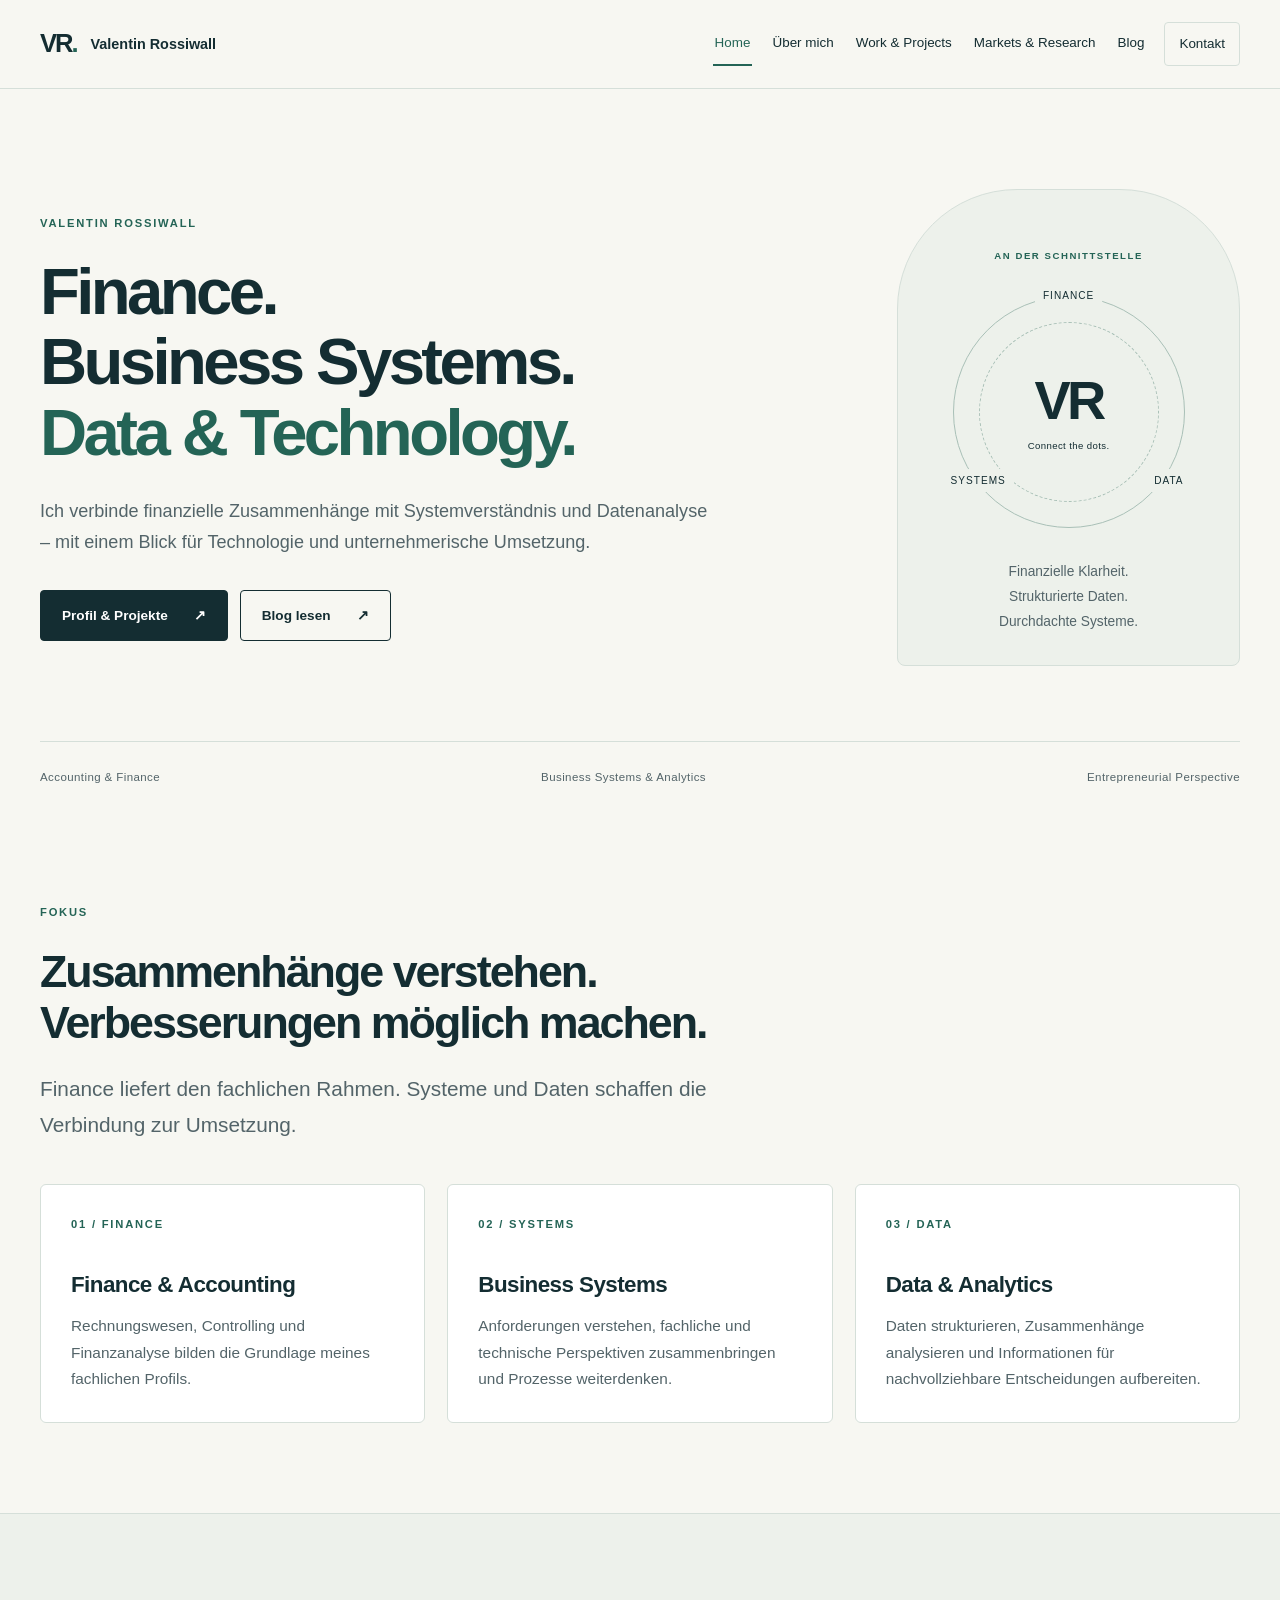
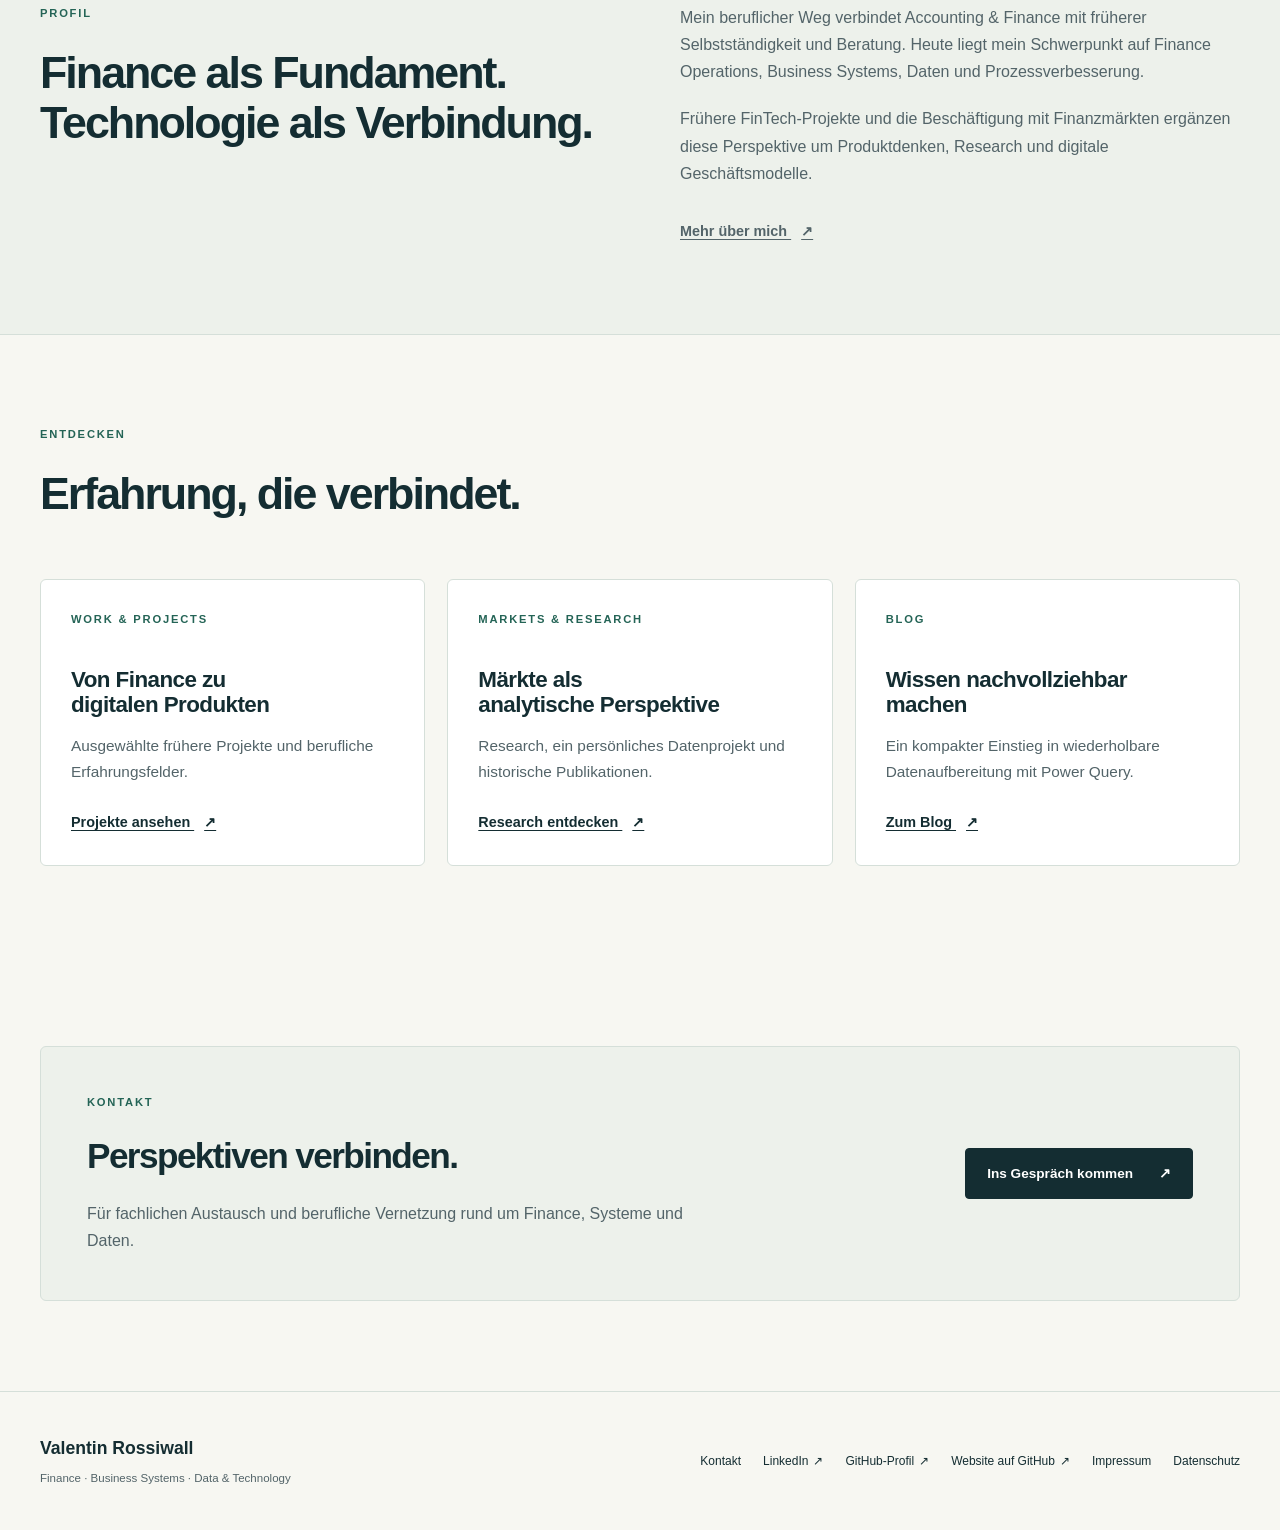
<file: index.html>
<!doctype html>
<html lang="de">
<head>
  <meta charset="utf-8">
  <meta name="viewport" content="width=device-width, initial-scale=1">
  <title>Valentin Rossiwall | Finance · Business Systems · Data &amp; Technology</title>
  <meta name="description" content="Valentin Rossiwall verbindet Finance, Business Systems, Daten und Technologie. Profil, ausgewählte Projekte und Blog zu Finance, FinTech und Analytics.">
  <meta name="robots" content="index,follow">
  <link rel="canonical" href="https://valentinrossiwall.com/">
  <meta property="og:title" content="Valentin Rossiwall | Finance · Business Systems · Data &amp; Technology">
  <meta property="og:description" content="Valentin Rossiwall verbindet Finance, Business Systems, Daten und Technologie. Profil, ausgewählte Projekte und Blog zu Finance, FinTech und Analytics.">
  <meta property="og:type" content="website">
  <meta property="og:url" content="https://valentinrossiwall.com/">
  <meta property="og:site_name" content="Valentin Rossiwall">
  <meta property="og:locale" content="de_AT">
  <meta name="twitter:card" content="summary">
  <meta name="twitter:title" content="Valentin Rossiwall | Finance · Business Systems · Data &amp; Technology">
  <meta name="twitter:description" content="Valentin Rossiwall verbindet Finance, Business Systems, Daten und Technologie. Profil, ausgewählte Projekte und Blog zu Finance, FinTech und Analytics.">
  <meta name="theme-color" content="#142d32">
  <link rel="icon" href="assets/favicon.svg" type="image/svg+xml">
  <link rel="stylesheet" href="assets/style.css">
  <script src="assets/site.js" defer></script>
  <script type="application/ld+json">{"@context": "https://schema.org", "@graph": [{"@type": "Person", "@id": "https://valentinrossiwall.com/#person", "name": "Valentin Rossiwall", "honorificSuffix": "BSc.", "url": "https://valentinrossiwall.com/", "sameAs": ["https://www.linkedin.com/in/valentinrossiwall", "https://github.com/valentinrossiwall-development"], "knowsAbout": ["Finance", "Accounting", "Business Systems", "Data Analysis", "Technology", "Financial Markets", "Entrepreneurship", "FinTech"]}, {"@type": "WebSite", "@id": "https://valentinrossiwall.com/#website", "url": "https://valentinrossiwall.com/", "name": "Valentin Rossiwall", "inLanguage": "de"}, {"@type": "WebPage", "@id": "https://valentinrossiwall.com/#page", "url": "https://valentinrossiwall.com/", "name": "Valentin Rossiwall | Finance · Business Systems · Data & Technology", "description": "Valentin Rossiwall verbindet Finance, Business Systems, Daten und Technologie. Profil, ausgewählte Projekte und Blog zu Finance, FinTech und Analytics.", "inLanguage": "de", "isPartOf": {"@id": "https://valentinrossiwall.com/#website"}, "about": {"@id": "https://valentinrossiwall.com/#person"}}]}</script>
</head>
<body>
<a class="skip-link" href="#main">Zum Inhalt springen</a>
<header class="site-header"><div class="wrap navin">
  <a class="brand" href="index.html"><span class="mark" aria-hidden="true">VR<span>.</span></span><span>Valentin Rossiwall</span></a>
  <button class="menu-toggle" aria-expanded="false" aria-controls="main-nav" hidden>Menü <span class="menu-icon" aria-hidden="true">+</span></button>
  <nav id="main-nav" class="links" aria-label="Hauptnavigation"><a href="index.html" aria-current="page">Home</a>
<a href="about.html">Über mich</a>
<a href="erfahrung.html">Work & Projects</a>
<a href="markets.html">Markets & Research</a>
<a href="insights.html">Blog</a>
<a href="kontakt.html">Kontakt</a></nav>
</div></header>
<main id="main"><section class="hero"><div class="wrap hero-grid"><div><p class="eyebrow">Valentin Rossiwall</p><h1>Finance.<br>Business Systems.<br><span>Data &amp; Technology.</span></h1><p class="lede">Ich verbinde finanzielle Zusammenhänge mit Systemverständnis und Datenanalyse – mit einem Blick für Technologie und unternehmerische Umsetzung.</p><div class="cta"><a class="btn primary" href="erfahrung.html">Profil & Projekte <span aria-hidden="true">↗</span></a><a class="btn secondary" href="insights.html">Blog lesen <span aria-hidden="true">↗</span></a></div></div><aside class="perspective" aria-label="Meine Perspektive"><p class="eyebrow">An der Schnittstelle</p><div class="orbit"><span>Finance</span><span>Systems</span><span>Data</span><strong>VR<span>Connect the dots.</span></strong></div><p>Finanzielle Klarheit.<br>Strukturierte Daten.<br>Durchdachte Systeme.</p></aside></div><div class="wrap hero-bottom"><span>Accounting & Finance</span><span>Business Systems & Analytics</span><span>Entrepreneurial Perspective</span></div></section><section class="section"><div class="wrap"><div class="section-intro"><p class="eyebrow">Fokus</p><h2>Zusammenhänge verstehen.<br>Verbesserungen möglich machen.</h2><p class="lede">Finance liefert den fachlichen Rahmen. Systeme und Daten schaffen die Verbindung zur Umsetzung.</p></div><div class="grid3"><article class="card"><p class="eyebrow">01 / Finance</p><h3>Finance & Accounting</h3><p>Rechnungswesen, Controlling und Finanzanalyse bilden die Grundlage meines fachlichen Profils.</p></article><article class="card"><p class="eyebrow">02 / Systems</p><h3>Business Systems</h3><p>Anforderungen verstehen, fachliche und technische Perspektiven zusammenbringen und Prozesse weiterdenken.</p></article><article class="card"><p class="eyebrow">03 / Data</p><h3>Data & Analytics</h3><p>Daten strukturieren, Zusammenhänge analysieren und Informationen für nachvollziehbare Entscheidungen aufbereiten.</p></article></div></div></section><section class="section tinted"><div class="wrap"><div class="split"><div><p class="eyebrow">Profil</p><h2>Finance als Fundament.<br>Technologie als Verbindung.</h2></div><div class="prose"><p>Mein beruflicher Weg verbindet Accounting & Finance mit früherer Selbstständigkeit und Beratung. Heute liegt mein Schwerpunkt auf Finance Operations, Business Systems, Daten und Prozessverbesserung.</p><p>Frühere FinTech-Projekte und die Beschäftigung mit Finanzmärkten ergänzen diese Perspektive um Produktdenken, Research und digitale Geschäftsmodelle.</p><a class="text-link" href="about.html">Mehr über mich <span aria-hidden="true">↗</span></a></div></div></div></section><section class="section"><div class="wrap"><div class="section-heading"><div><p class="eyebrow">Entdecken</p><h2>Erfahrung, die verbindet.</h2></div></div><div class="grid3"><article class="card"><p class="eyebrow">Work & Projects</p><h3>Von Finance zu digitalen Produkten</h3><p>Ausgewählte frühere Projekte und berufliche Erfahrungsfelder.<br><a class="text-link" href="erfahrung.html">Projekte ansehen <span aria-hidden="true">↗</span></a></p></article><article class="card"><p class="eyebrow">Markets & Research</p><h3>Märkte als analytische Perspektive</h3><p>Research, ein persönliches Datenprojekt und historische Publikationen.<br><a class="text-link" href="markets.html">Research entdecken <span aria-hidden="true">↗</span></a></p></article><article class="card"><p class="eyebrow">Blog</p><h3>Wissen nachvollziehbar machen</h3><p>Ein kompakter Einstieg in wiederholbare Datenaufbereitung mit Power Query.<br><a class="text-link" href="insights.html">Zum Blog <span aria-hidden="true">↗</span></a></p></article></div></div></section><section class="section"><div class="wrap"><div class="contact-band"><div><p class="eyebrow">Kontakt</p><h2>Perspektiven verbinden.</h2><p>Für fachlichen Austausch und berufliche Vernetzung rund um Finance, Systeme und Daten.</p></div><a class="btn primary" href="kontakt.html">Ins Gespräch kommen <span aria-hidden="true">↗</span></a></div></div></section></main>
<footer class="footer"><div class="wrap footerin"><div><a class="footer-brand" href="index.html">Valentin Rossiwall</a><p>Finance · Business Systems · Data & Technology</p></div><nav class="footerlinks" aria-label="Weitere Links"><a href="kontakt.html">Kontakt</a><a href="https://www.linkedin.com/in/valentinrossiwall">LinkedIn <span aria-hidden="true">↗</span></a><a href="https://github.com/valentinrossiwall-development">GitHub-Profil <span aria-hidden="true">↗</span></a><a href="https://github.com/valentinrossiwall-development/valentinrossiwall.com">Website auf GitHub <span aria-hidden="true">↗</span></a><a href="impressum.html">Impressum</a><a href="datenschutz.html">Datenschutz</a></nav></div></footer>
</body>
</html>
</file>
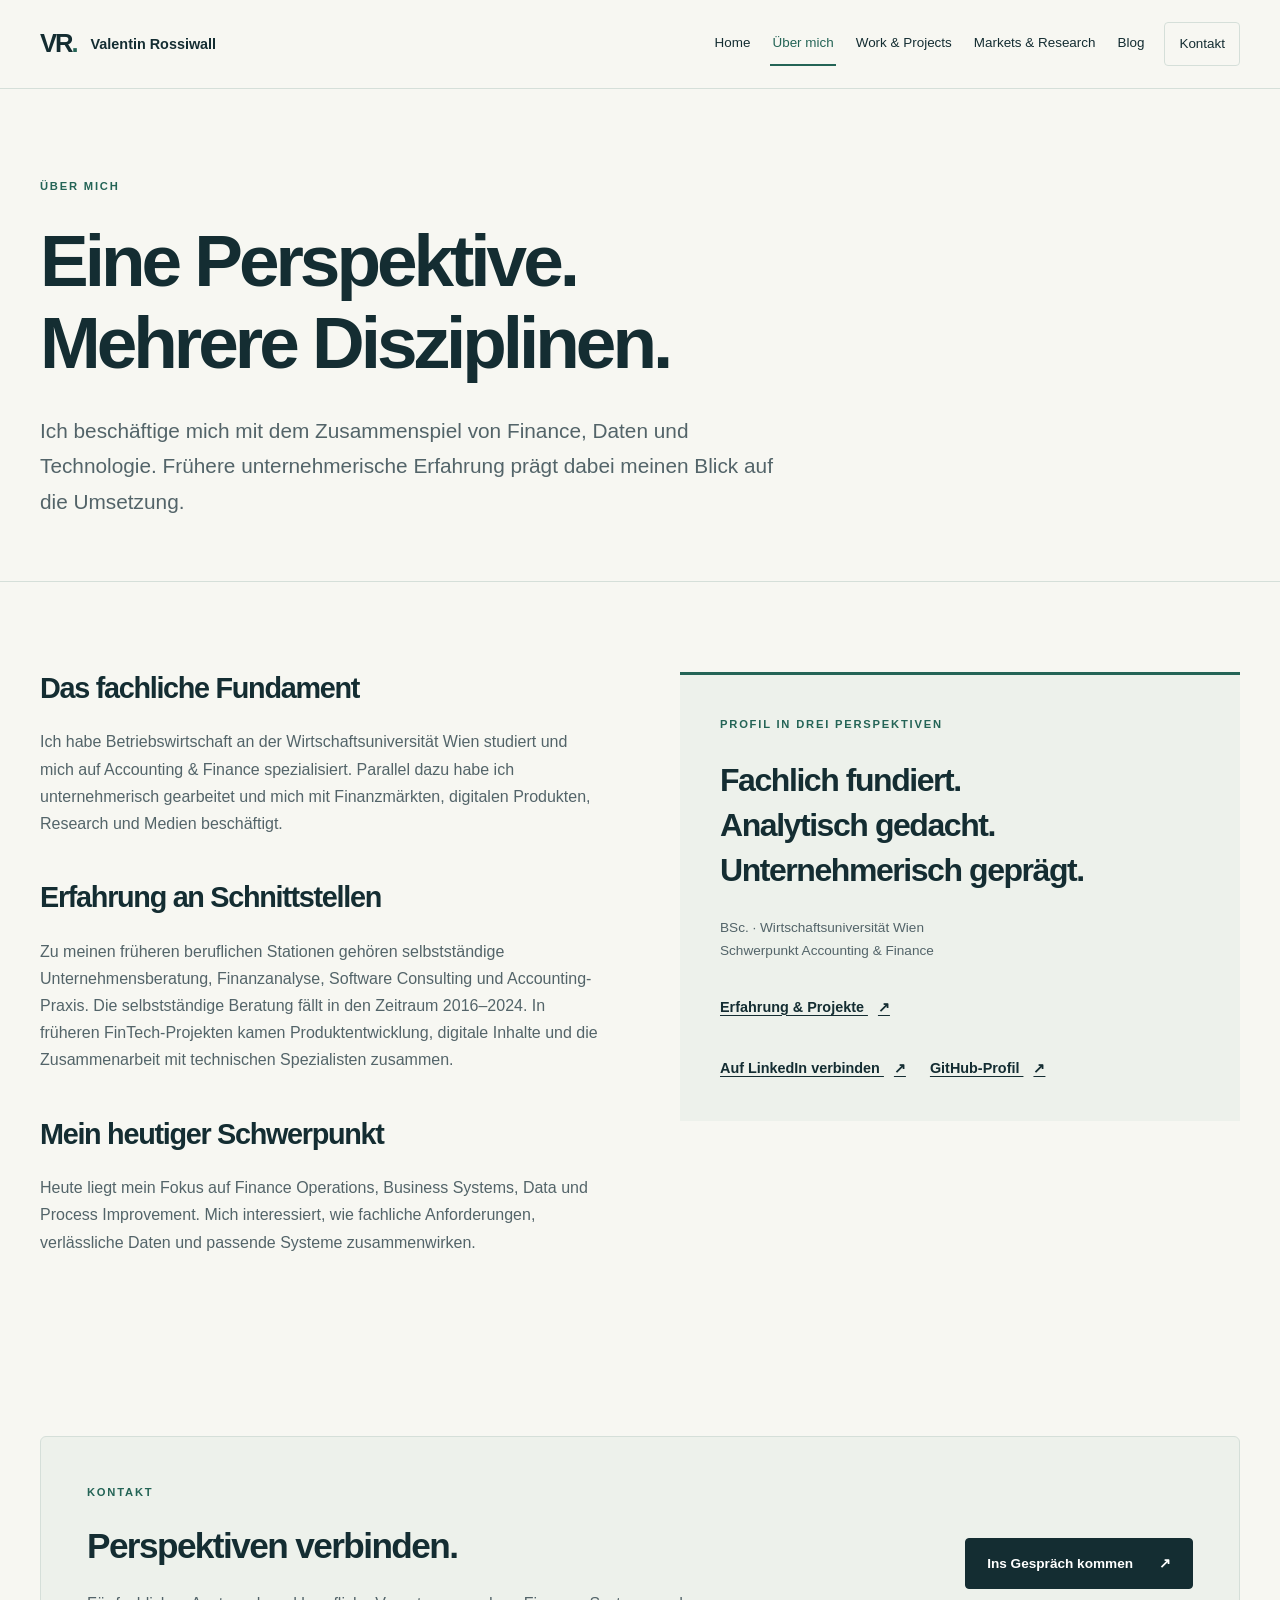
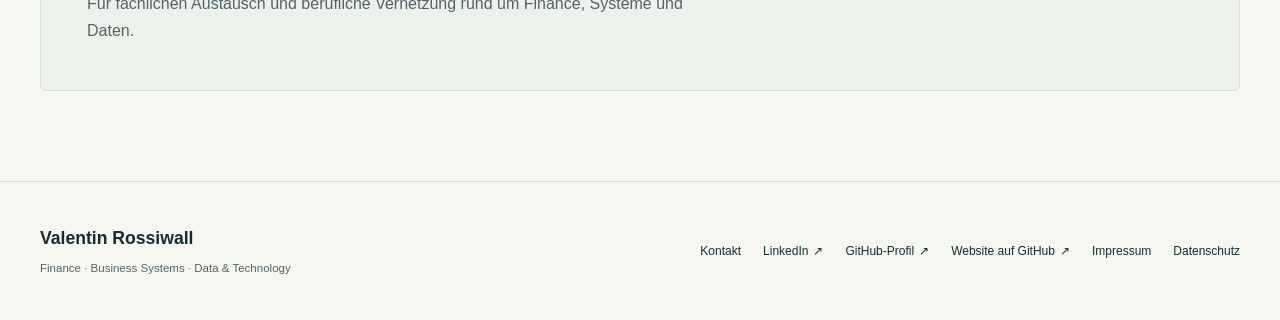
<file: about.html>
<!doctype html>
<html lang="de">
<head>
  <meta charset="utf-8">
  <meta name="viewport" content="width=device-width, initial-scale=1">
  <title>Über mich | Valentin Rossiwall</title>
  <meta name="description" content="Das Profil von Valentin Rossiwall: Accounting &amp; Finance als Fundament, ergänzt um Business Systems, Analytics, Technologie und unternehmerische Erfahrung.">
  <meta name="robots" content="index,follow">
  <link rel="canonical" href="https://valentinrossiwall.com/about.html">
  <meta property="og:title" content="Über mich | Valentin Rossiwall">
  <meta property="og:description" content="Das Profil von Valentin Rossiwall: Accounting &amp; Finance als Fundament, ergänzt um Business Systems, Analytics, Technologie und unternehmerische Erfahrung.">
  <meta property="og:type" content="website">
  <meta property="og:url" content="https://valentinrossiwall.com/about.html">
  <meta property="og:site_name" content="Valentin Rossiwall">
  <meta property="og:locale" content="de_AT">
  <meta name="twitter:card" content="summary">
  <meta name="twitter:title" content="Über mich | Valentin Rossiwall">
  <meta name="twitter:description" content="Das Profil von Valentin Rossiwall: Accounting &amp; Finance als Fundament, ergänzt um Business Systems, Analytics, Technologie und unternehmerische Erfahrung.">
  <meta name="theme-color" content="#142d32">
  <link rel="icon" href="assets/favicon.svg" type="image/svg+xml">
  <link rel="stylesheet" href="assets/style.css">
  <script src="assets/site.js" defer></script>
  <script type="application/ld+json">{"@context": "https://schema.org", "@graph": [{"@type": "Person", "@id": "https://valentinrossiwall.com/#person", "name": "Valentin Rossiwall", "honorificSuffix": "BSc.", "url": "https://valentinrossiwall.com/", "sameAs": ["https://www.linkedin.com/in/valentinrossiwall", "https://github.com/valentinrossiwall-development"], "knowsAbout": ["Finance", "Accounting", "Business Systems", "Data Analysis", "Technology", "Financial Markets", "Entrepreneurship", "FinTech"]}, {"@type": "WebSite", "@id": "https://valentinrossiwall.com/#website", "url": "https://valentinrossiwall.com/", "name": "Valentin Rossiwall", "inLanguage": "de"}, {"@type": "WebPage", "@id": "https://valentinrossiwall.com/about.html#page", "url": "https://valentinrossiwall.com/about.html", "name": "Über mich | Valentin Rossiwall", "description": "Das Profil von Valentin Rossiwall: Accounting & Finance als Fundament, ergänzt um Business Systems, Analytics, Technologie und unternehmerische Erfahrung.", "inLanguage": "de", "isPartOf": {"@id": "https://valentinrossiwall.com/#website"}, "about": {"@id": "https://valentinrossiwall.com/#person"}}]}</script>
</head>
<body>
<a class="skip-link" href="#main">Zum Inhalt springen</a>
<header class="site-header"><div class="wrap navin">
  <a class="brand" href="index.html"><span class="mark" aria-hidden="true">VR<span>.</span></span><span>Valentin Rossiwall</span></a>
  <button class="menu-toggle" aria-expanded="false" aria-controls="main-nav" hidden>Menü <span class="menu-icon" aria-hidden="true">+</span></button>
  <nav id="main-nav" class="links" aria-label="Hauptnavigation"><a href="index.html">Home</a>
<a href="about.html" aria-current="page">Über mich</a>
<a href="erfahrung.html">Work & Projects</a>
<a href="markets.html">Markets & Research</a>
<a href="insights.html">Blog</a>
<a href="kontakt.html">Kontakt</a></nav>
</div></header>
<main id="main"><section class="pagehead"><div class="wrap"><p class="eyebrow">Über mich</p><h1>Eine Perspektive.<br>Mehrere Disziplinen.</h1><p class="lede">Ich beschäftige mich mit dem Zusammenspiel von Finance, Daten und Technologie. Frühere unternehmerische Erfahrung prägt dabei meinen Blick auf die Umsetzung.</p></div></section><section class="section"><div class="wrap"><div class="split"><div class="prose"><h2>Das fachliche Fundament</h2><p>Ich habe Betriebswirtschaft an der Wirtschaftsuniversität Wien studiert und mich auf Accounting & Finance spezialisiert. Parallel dazu habe ich unternehmerisch gearbeitet und mich mit Finanzmärkten, digitalen Produkten, Research und Medien beschäftigt.</p><h2>Erfahrung an Schnittstellen</h2><p>Zu meinen früheren beruflichen Stationen gehören selbstständige Unternehmensberatung, Finanzanalyse, Software Consulting und Accounting-Praxis. Die selbstständige Beratung fällt in den Zeitraum 2016–2024. In früheren FinTech-Projekten kamen Produktentwicklung, digitale Inhalte und die Zusammenarbeit mit technischen Spezialisten zusammen.</p><h2>Mein heutiger Schwerpunkt</h2><p>Heute liegt mein Fokus auf Finance Operations, Business Systems, Data und Process Improvement. Mich interessiert, wie fachliche Anforderungen, verlässliche Daten und passende Systeme zusammenwirken.</p></div><aside class="profile-note"><p class="eyebrow">Profil in drei Perspektiven</p><h2>Fachlich fundiert.<br>Analytisch gedacht.<br>Unternehmerisch geprägt.</h2><p>BSc. · Wirtschaftsuniversität Wien<br>Schwerpunkt Accounting & Finance</p><a class="text-link" href="erfahrung.html">Erfahrung & Projekte <span aria-hidden="true">↗</span></a><div class="profile-links"><a class="text-link" href="https://www.linkedin.com/in/valentinrossiwall">Auf LinkedIn verbinden <span aria-hidden="true">↗</span></a><a class="text-link" href="https://github.com/valentinrossiwall-development">GitHub-Profil <span aria-hidden="true">↗</span></a></div></aside></div></div></section><section class="section"><div class="wrap"><div class="contact-band"><div><p class="eyebrow">Kontakt</p><h2>Perspektiven verbinden.</h2><p>Für fachlichen Austausch und berufliche Vernetzung rund um Finance, Systeme und Daten.</p></div><a class="btn primary" href="kontakt.html">Ins Gespräch kommen <span aria-hidden="true">↗</span></a></div></div></section></main>
<footer class="footer"><div class="wrap footerin"><div><a class="footer-brand" href="index.html">Valentin Rossiwall</a><p>Finance · Business Systems · Data & Technology</p></div><nav class="footerlinks" aria-label="Weitere Links"><a href="kontakt.html">Kontakt</a><a href="https://www.linkedin.com/in/valentinrossiwall">LinkedIn <span aria-hidden="true">↗</span></a><a href="https://github.com/valentinrossiwall-development">GitHub-Profil <span aria-hidden="true">↗</span></a><a href="https://github.com/valentinrossiwall-development/valentinrossiwall.com">Website auf GitHub <span aria-hidden="true">↗</span></a><a href="impressum.html">Impressum</a><a href="datenschutz.html">Datenschutz</a></nav></div></footer>
</body>
</html>
</file>
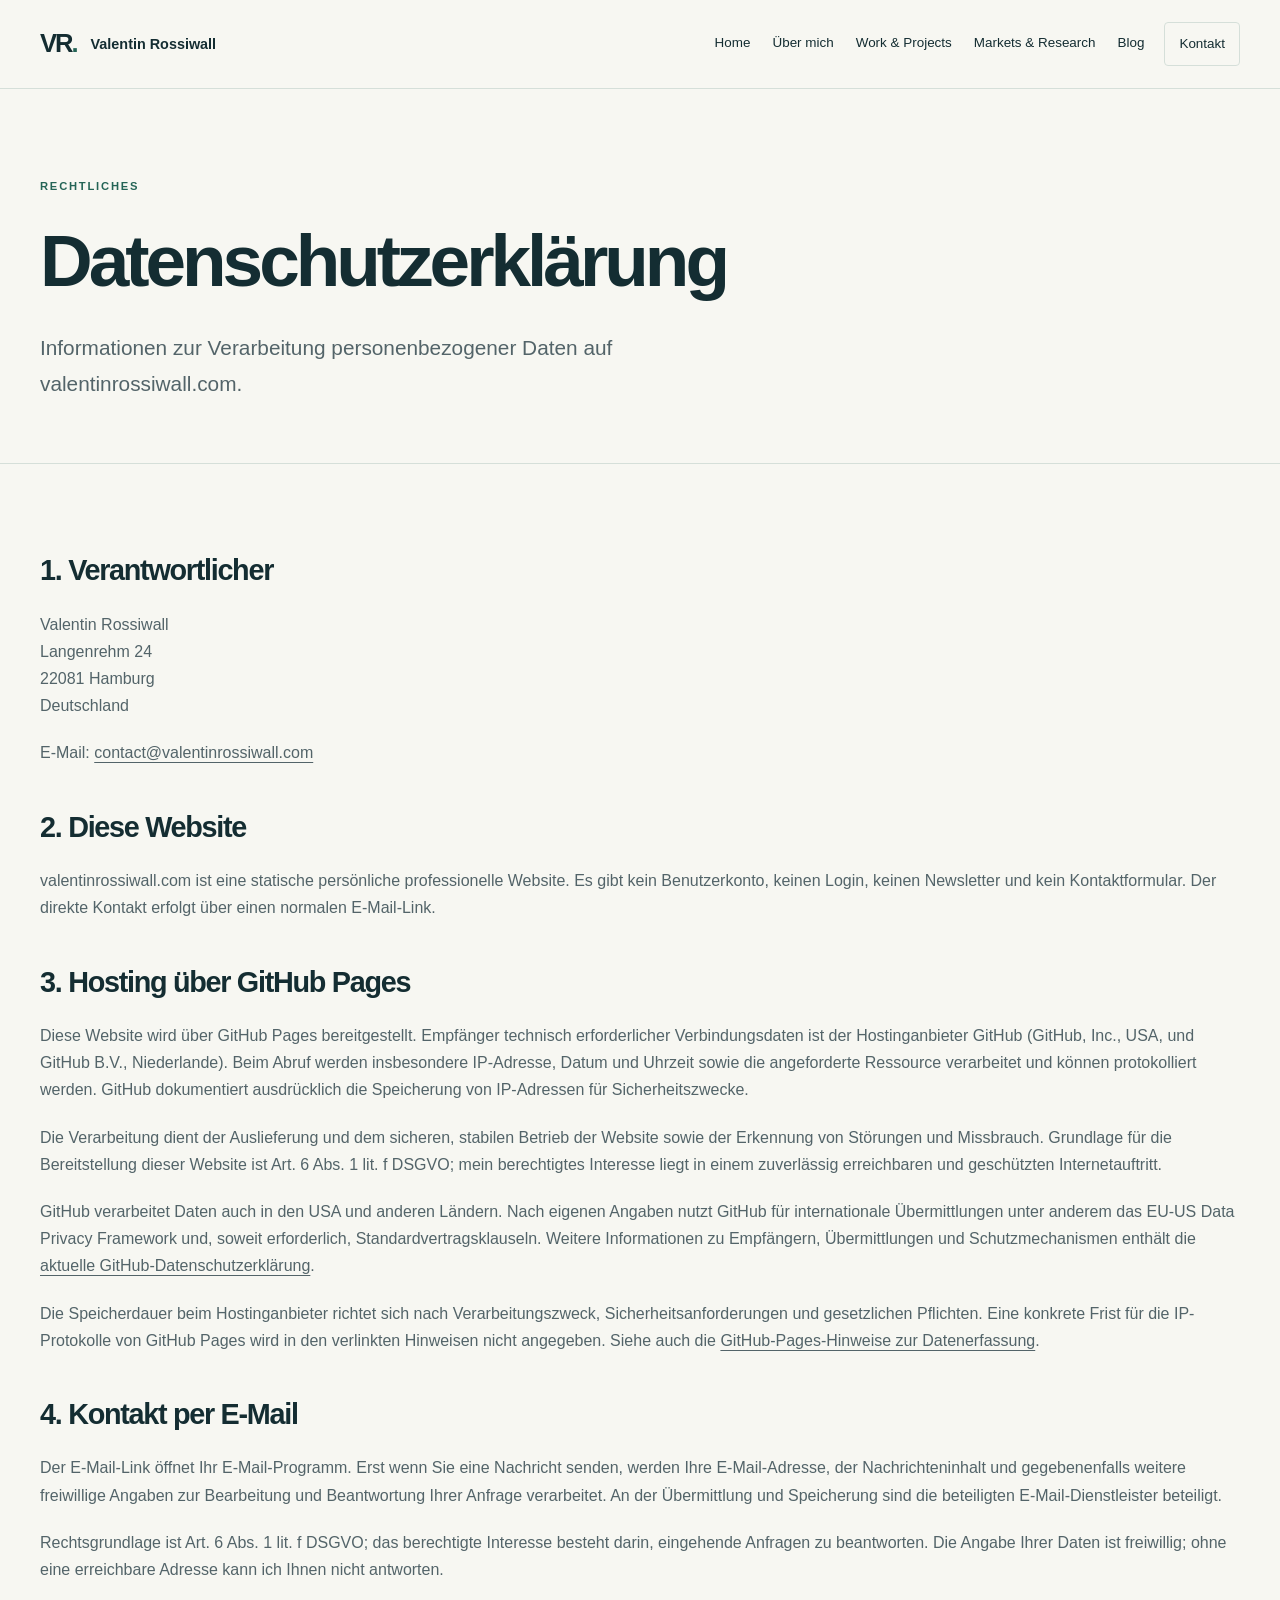
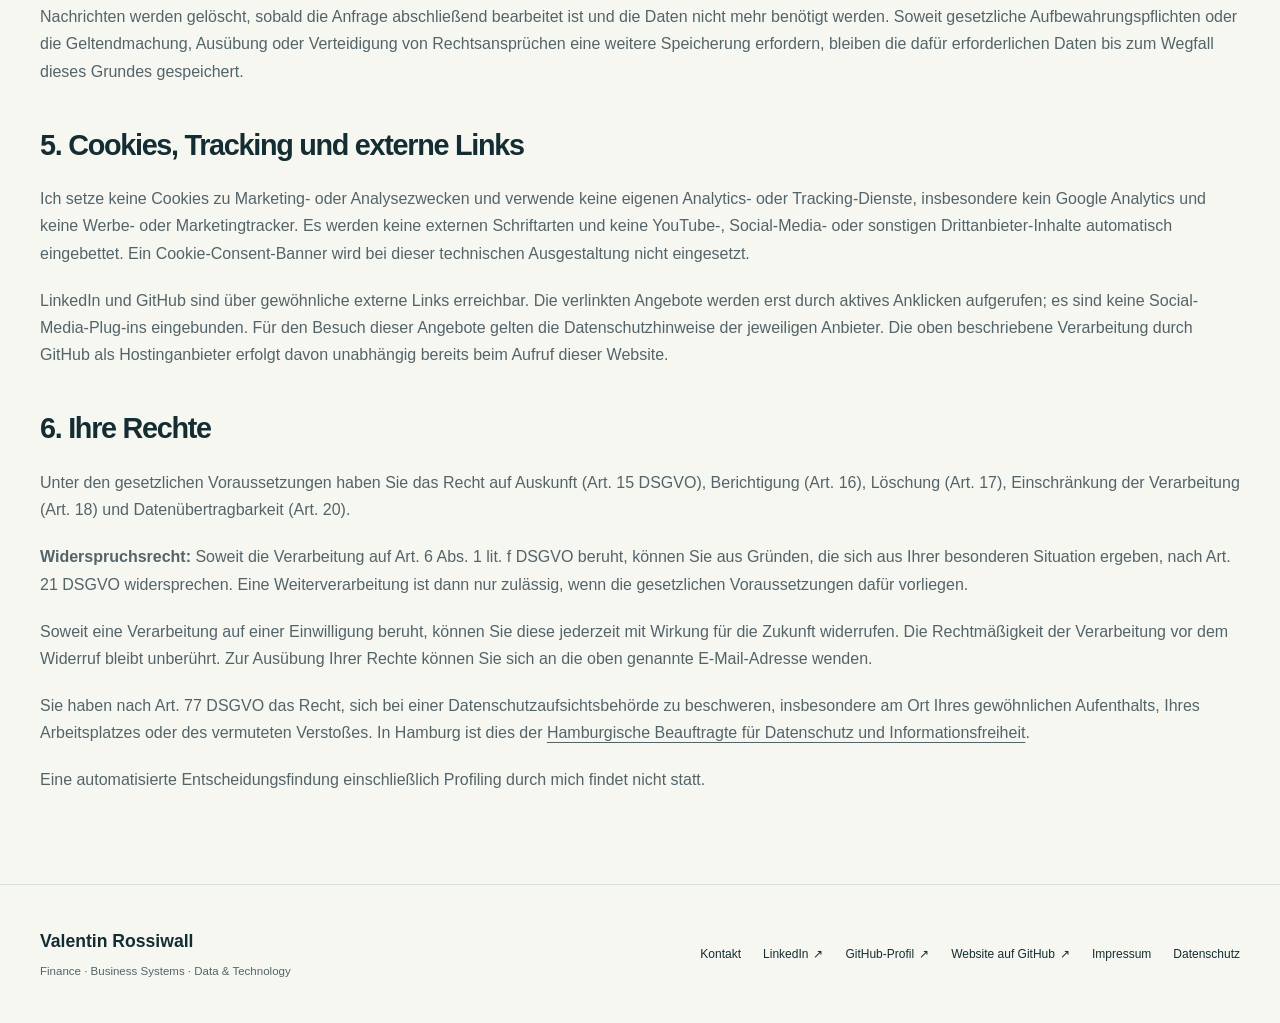
<file: datenschutz.html>
<!doctype html>
<html lang="de">
<head>
  <meta charset="utf-8">
  <meta name="viewport" content="width=device-width, initial-scale=1">
  <title>Datenschutz | Valentin Rossiwall</title>
  <meta name="description" content="Datenschutz der persönlichen Website von Valentin Rossiwall.">
  <meta name="robots" content="index,follow">
  <link rel="canonical" href="https://valentinrossiwall.com/datenschutz.html">
  <meta property="og:title" content="Datenschutz | Valentin Rossiwall">
  <meta property="og:description" content="Datenschutz der persönlichen Website von Valentin Rossiwall.">
  <meta property="og:type" content="website">
  <meta property="og:url" content="https://valentinrossiwall.com/datenschutz.html">
  <meta property="og:site_name" content="Valentin Rossiwall">
  <meta property="og:locale" content="de_AT">
  <meta name="twitter:card" content="summary">
  <meta name="twitter:title" content="Datenschutz | Valentin Rossiwall">
  <meta name="twitter:description" content="Datenschutz der persönlichen Website von Valentin Rossiwall.">
  <meta name="theme-color" content="#142d32">
  <link rel="icon" href="assets/favicon.svg" type="image/svg+xml">
  <link rel="stylesheet" href="assets/style.css">
  <script src="assets/site.js" defer></script>
  <script type="application/ld+json">{"@context": "https://schema.org", "@graph": [{"@type": "Person", "@id": "https://valentinrossiwall.com/#person", "name": "Valentin Rossiwall", "honorificSuffix": "BSc.", "url": "https://valentinrossiwall.com/", "sameAs": ["https://www.linkedin.com/in/valentinrossiwall", "https://github.com/valentinrossiwall-development"], "knowsAbout": ["Finance", "Accounting", "Business Systems", "Data Analysis", "Technology", "Financial Markets", "Entrepreneurship", "FinTech"]}, {"@type": "WebSite", "@id": "https://valentinrossiwall.com/#website", "url": "https://valentinrossiwall.com/", "name": "Valentin Rossiwall", "inLanguage": "de"}, {"@type": "WebPage", "@id": "https://valentinrossiwall.com/datenschutz.html#page", "url": "https://valentinrossiwall.com/datenschutz.html", "name": "Datenschutz | Valentin Rossiwall", "description": "Datenschutz der persönlichen Website von Valentin Rossiwall.", "inLanguage": "de", "isPartOf": {"@id": "https://valentinrossiwall.com/#website"}, "about": {"@id": "https://valentinrossiwall.com/#person"}}]}</script>
</head>
<body>
<a class="skip-link" href="#main">Zum Inhalt springen</a>
<header class="site-header"><div class="wrap navin">
  <a class="brand" href="index.html"><span class="mark" aria-hidden="true">VR<span>.</span></span><span>Valentin Rossiwall</span></a>
  <button class="menu-toggle" aria-expanded="false" aria-controls="main-nav" hidden>Menü <span class="menu-icon" aria-hidden="true">+</span></button>
  <nav id="main-nav" class="links" aria-label="Hauptnavigation"><a href="index.html">Home</a>
<a href="about.html">Über mich</a>
<a href="erfahrung.html">Work & Projects</a>
<a href="markets.html">Markets & Research</a>
<a href="insights.html">Blog</a>
<a href="kontakt.html">Kontakt</a></nav>
</div></header>
<main id="main">
<section class="pagehead"><div class="wrap"><p class="eyebrow">Rechtliches</p><h1>Datenschutzerklärung</h1><p class="lede">Informationen zur Verarbeitung personenbezogener Daten auf valentinrossiwall.com.</p></div></section>
<section class="section"><div class="wrap"><div class="prose">
<h2>1. Verantwortlicher</h2><p>Valentin Rossiwall<br>Langenrehm 24<br>22081 Hamburg<br>Deutschland</p><p>E-Mail: <a href="mailto:contact@valentinrossiwall.com">contact@valentinrossiwall.com</a></p>
<h2>2. Diese Website</h2>
<p>valentinrossiwall.com ist eine statische persönliche professionelle Website. Es gibt kein Benutzerkonto, keinen Login, keinen Newsletter und kein Kontaktformular. Der direkte Kontakt erfolgt über einen normalen E-Mail-Link.</p>
<h2>3. Hosting über GitHub Pages</h2>
<p>Diese Website wird über GitHub Pages bereitgestellt. Empfänger technisch erforderlicher Verbindungsdaten ist der Hostinganbieter GitHub (GitHub, Inc., USA, und GitHub B.V., Niederlande). Beim Abruf werden insbesondere IP-Adresse, Datum und Uhrzeit sowie die angeforderte Ressource verarbeitet und können protokolliert werden. GitHub dokumentiert ausdrücklich die Speicherung von IP-Adressen für Sicherheitszwecke.</p>
<p>Die Verarbeitung dient der Auslieferung und dem sicheren, stabilen Betrieb der Website sowie der Erkennung von Störungen und Missbrauch. Grundlage für die Bereitstellung dieser Website ist Art. 6 Abs. 1 lit. f DSGVO; mein berechtigtes Interesse liegt in einem zuverlässig erreichbaren und geschützten Internetauftritt.</p>
<p>GitHub verarbeitet Daten auch in den USA und anderen Ländern. Nach eigenen Angaben nutzt GitHub für internationale Übermittlungen unter anderem das EU-US Data Privacy Framework und, soweit erforderlich, Standardvertragsklauseln. Weitere Informationen zu Empfängern, Übermittlungen und Schutzmechanismen enthält die <a href="https://docs.github.com/en/site-policy/privacy-policies/github-general-privacy-statement">aktuelle GitHub-Datenschutzerklärung</a>.</p>
<p>Die Speicherdauer beim Hostinganbieter richtet sich nach Verarbeitungszweck, Sicherheitsanforderungen und gesetzlichen Pflichten. Eine konkrete Frist für die IP-Protokolle von GitHub Pages wird in den verlinkten Hinweisen nicht angegeben. Siehe auch die <a href="https://docs.github.com/en/pages/getting-started-with-github-pages/what-is-github-pages#data-collection">GitHub-Pages-Hinweise zur Datenerfassung</a>.</p>
<h2>4. Kontakt per E-Mail</h2>
<p>Der E-Mail-Link öffnet Ihr E-Mail-Programm. Erst wenn Sie eine Nachricht senden, werden Ihre E-Mail-Adresse, der Nachrichteninhalt und gegebenenfalls weitere freiwillige Angaben zur Bearbeitung und Beantwortung Ihrer Anfrage verarbeitet. An der Übermittlung und Speicherung sind die beteiligten E-Mail-Dienstleister beteiligt.</p>
<p>Rechtsgrundlage ist Art. 6 Abs. 1 lit. f DSGVO; das berechtigte Interesse besteht darin, eingehende Anfragen zu beantworten. Die Angabe Ihrer Daten ist freiwillig; ohne eine erreichbare Adresse kann ich Ihnen nicht antworten.</p>
<p>Nachrichten werden gelöscht, sobald die Anfrage abschließend bearbeitet ist und die Daten nicht mehr benötigt werden. Soweit gesetzliche Aufbewahrungspflichten oder die Geltendmachung, Ausübung oder Verteidigung von Rechtsansprüchen eine weitere Speicherung erfordern, bleiben die dafür erforderlichen Daten bis zum Wegfall dieses Grundes gespeichert.</p>
<h2>5. Cookies, Tracking und externe Links</h2>
<p>Ich setze keine Cookies zu Marketing- oder Analysezwecken und verwende keine eigenen Analytics- oder Tracking-Dienste, insbesondere kein Google Analytics und keine Werbe- oder Marketingtracker. Es werden keine externen Schriftarten und keine YouTube-, Social-Media- oder sonstigen Drittanbieter-Inhalte automatisch eingebettet. Ein Cookie-Consent-Banner wird bei dieser technischen Ausgestaltung nicht eingesetzt.</p>
<p>LinkedIn und GitHub sind über gewöhnliche externe Links erreichbar. Die verlinkten Angebote werden erst durch aktives Anklicken aufgerufen; es sind keine Social-Media-Plug-ins eingebunden. Für den Besuch dieser Angebote gelten die Datenschutzhinweise der jeweiligen Anbieter. Die oben beschriebene Verarbeitung durch GitHub als Hostinganbieter erfolgt davon unabhängig bereits beim Aufruf dieser Website.</p>
<h2>6. Ihre Rechte</h2>
<p>Unter den gesetzlichen Voraussetzungen haben Sie das Recht auf Auskunft (Art. 15 DSGVO), Berichtigung (Art. 16), Löschung (Art. 17), Einschränkung der Verarbeitung (Art. 18) und Datenübertragbarkeit (Art. 20).</p>
<p><strong>Widerspruchsrecht:</strong> Soweit die Verarbeitung auf Art. 6 Abs. 1 lit. f DSGVO beruht, können Sie aus Gründen, die sich aus Ihrer besonderen Situation ergeben, nach Art. 21 DSGVO widersprechen. Eine Weiterverarbeitung ist dann nur zulässig, wenn die gesetzlichen Voraussetzungen dafür vorliegen.</p>
<p>Soweit eine Verarbeitung auf einer Einwilligung beruht, können Sie diese jederzeit mit Wirkung für die Zukunft widerrufen. Die Rechtmäßigkeit der Verarbeitung vor dem Widerruf bleibt unberührt. Zur Ausübung Ihrer Rechte können Sie sich an die oben genannte E-Mail-Adresse wenden.</p>
<p>Sie haben nach Art. 77 DSGVO das Recht, sich bei einer Datenschutzaufsichtsbehörde zu beschweren, insbesondere am Ort Ihres gewöhnlichen Aufenthalts, Ihres Arbeitsplatzes oder des vermuteten Verstoßes. In Hamburg ist dies der <a href="https://datenschutz-hamburg.de/">Hamburgische Beauftragte für Datenschutz und Informationsfreiheit</a>.</p>
<p>Eine automatisierte Entscheidungsfindung einschließlich Profiling durch mich findet nicht statt.</p>

</div></div></section>
</main>
<footer class="footer"><div class="wrap footerin"><div><a class="footer-brand" href="index.html">Valentin Rossiwall</a><p>Finance · Business Systems · Data & Technology</p></div><nav class="footerlinks" aria-label="Weitere Links"><a href="kontakt.html">Kontakt</a><a href="https://www.linkedin.com/in/valentinrossiwall">LinkedIn <span aria-hidden="true">↗</span></a><a href="https://github.com/valentinrossiwall-development">GitHub-Profil <span aria-hidden="true">↗</span></a><a href="https://github.com/valentinrossiwall-development/valentinrossiwall.com">Website auf GitHub <span aria-hidden="true">↗</span></a><a href="impressum.html">Impressum</a><a href="datenschutz.html">Datenschutz</a></nav></div></footer>
</body>
</html>
</file>
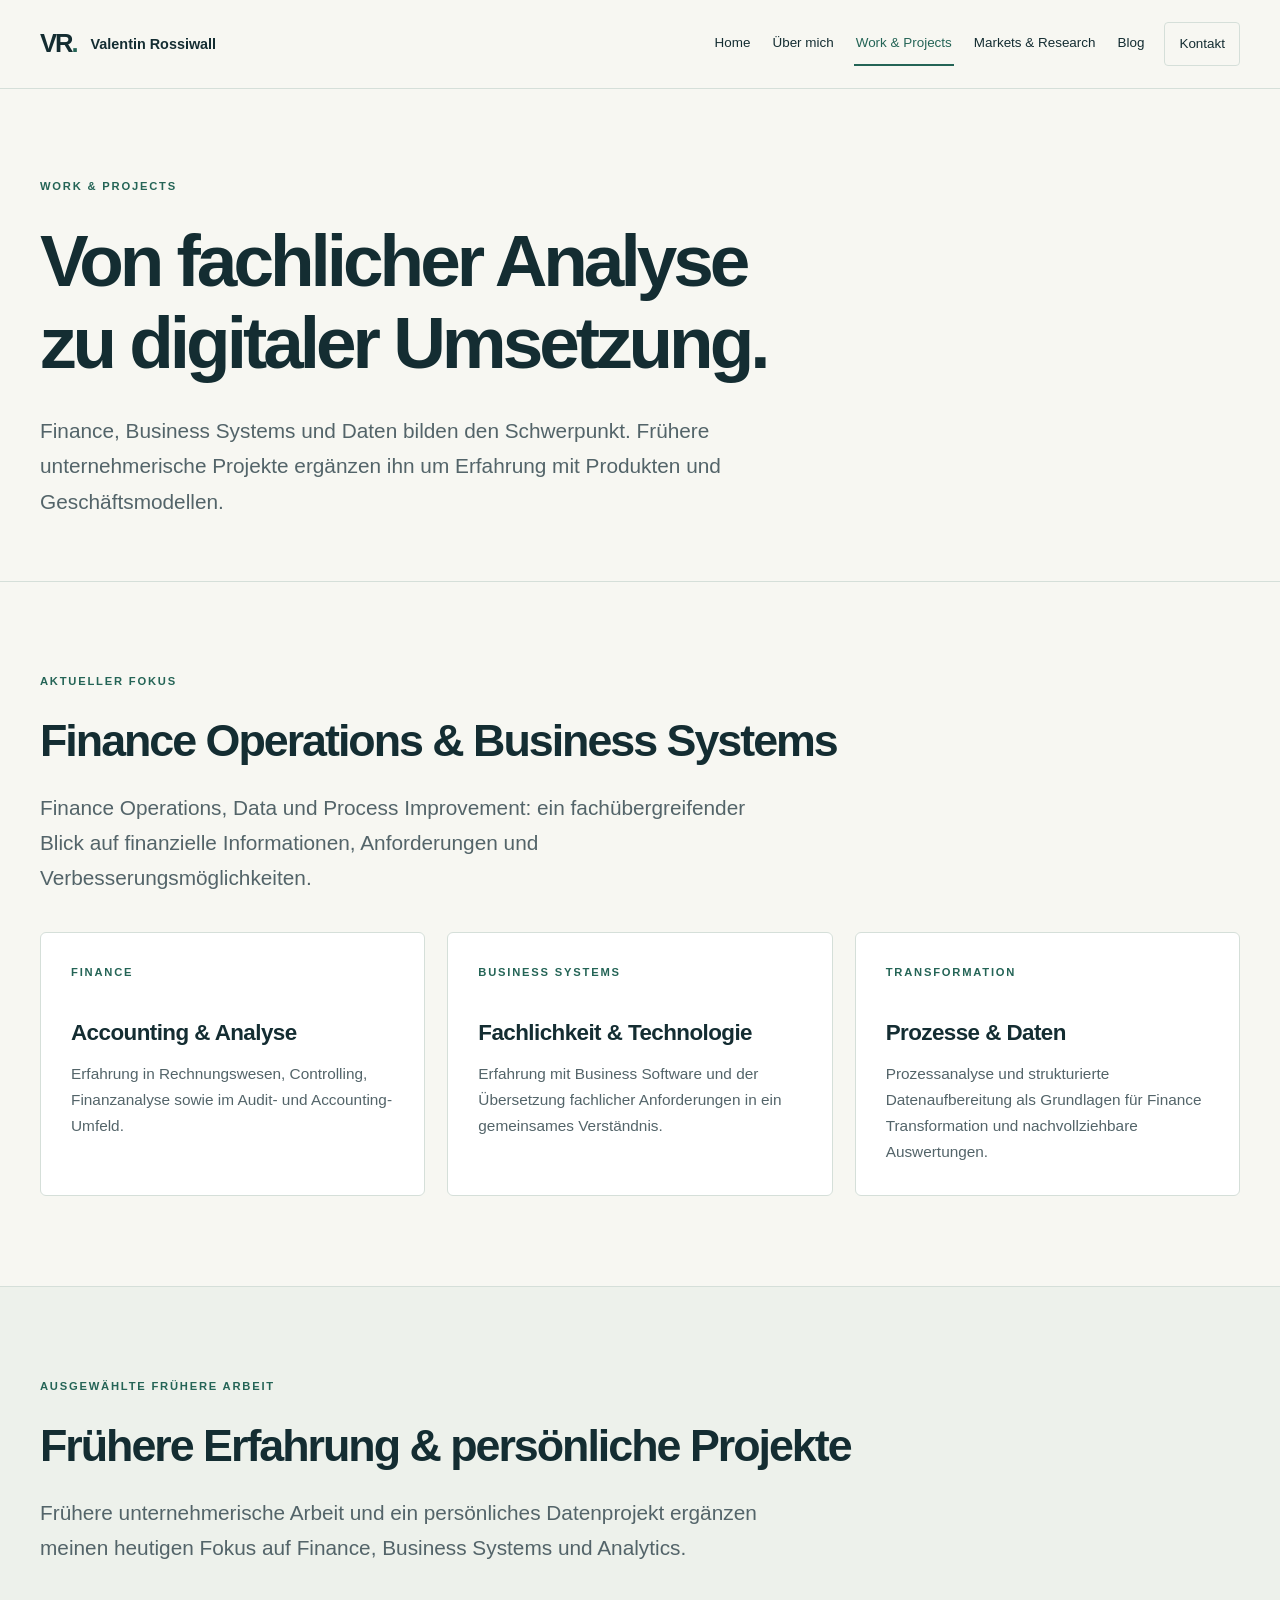
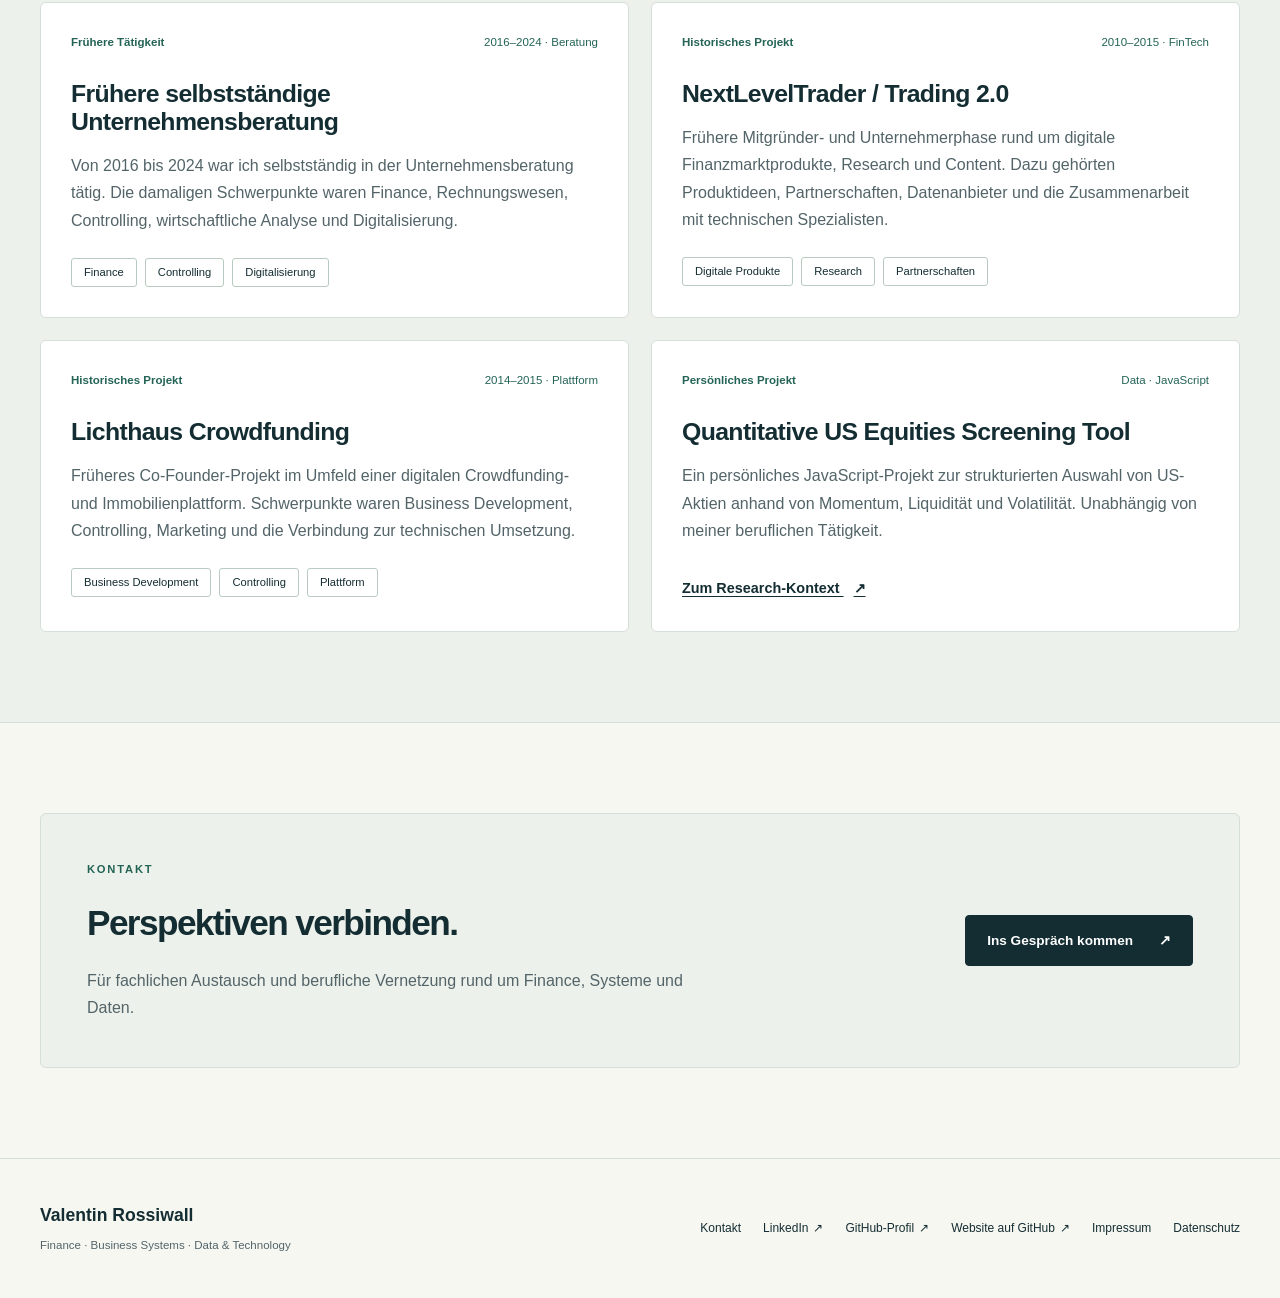
<file: erfahrung.html>
<!doctype html>
<html lang="de">
<head>
  <meta charset="utf-8">
  <meta name="viewport" content="width=device-width, initial-scale=1">
  <title>Work &amp; Projects | Valentin Rossiwall</title>
  <meta name="description" content="Erfahrungsfelder und ausgewählte Projekte von Valentin Rossiwall: Finance, Business Systems, Analytics, frühere Unternehmensberatung und historische digitale Geschäftsmodelle.">
  <meta name="robots" content="index,follow">
  <link rel="canonical" href="https://valentinrossiwall.com/erfahrung.html">
  <meta property="og:title" content="Work &amp; Projects | Valentin Rossiwall">
  <meta property="og:description" content="Erfahrungsfelder und ausgewählte Projekte von Valentin Rossiwall: Finance, Business Systems, Analytics, frühere Unternehmensberatung und historische digitale Geschäftsmodelle.">
  <meta property="og:type" content="website">
  <meta property="og:url" content="https://valentinrossiwall.com/erfahrung.html">
  <meta property="og:site_name" content="Valentin Rossiwall">
  <meta property="og:locale" content="de_AT">
  <meta name="twitter:card" content="summary">
  <meta name="twitter:title" content="Work &amp; Projects | Valentin Rossiwall">
  <meta name="twitter:description" content="Erfahrungsfelder und ausgewählte Projekte von Valentin Rossiwall: Finance, Business Systems, Analytics, frühere Unternehmensberatung und historische digitale Geschäftsmodelle.">
  <meta name="theme-color" content="#142d32">
  <link rel="icon" href="assets/favicon.svg" type="image/svg+xml">
  <link rel="stylesheet" href="assets/style.css">
  <script src="assets/site.js" defer></script>
  <script type="application/ld+json">{"@context": "https://schema.org", "@graph": [{"@type": "Person", "@id": "https://valentinrossiwall.com/#person", "name": "Valentin Rossiwall", "honorificSuffix": "BSc.", "url": "https://valentinrossiwall.com/", "sameAs": ["https://www.linkedin.com/in/valentinrossiwall", "https://github.com/valentinrossiwall-development"], "knowsAbout": ["Finance", "Accounting", "Business Systems", "Data Analysis", "Technology", "Financial Markets", "Entrepreneurship", "FinTech"]}, {"@type": "WebSite", "@id": "https://valentinrossiwall.com/#website", "url": "https://valentinrossiwall.com/", "name": "Valentin Rossiwall", "inLanguage": "de"}, {"@type": "WebPage", "@id": "https://valentinrossiwall.com/erfahrung.html#page", "url": "https://valentinrossiwall.com/erfahrung.html", "name": "Work & Projects | Valentin Rossiwall", "description": "Erfahrungsfelder und ausgewählte Projekte von Valentin Rossiwall: Finance, Business Systems, Analytics, frühere Unternehmensberatung und historische digitale Geschäftsmodelle.", "inLanguage": "de", "isPartOf": {"@id": "https://valentinrossiwall.com/#website"}, "about": {"@id": "https://valentinrossiwall.com/#person"}}]}</script>
</head>
<body>
<a class="skip-link" href="#main">Zum Inhalt springen</a>
<header class="site-header"><div class="wrap navin">
  <a class="brand" href="index.html"><span class="mark" aria-hidden="true">VR<span>.</span></span><span>Valentin Rossiwall</span></a>
  <button class="menu-toggle" aria-expanded="false" aria-controls="main-nav" hidden>Menü <span class="menu-icon" aria-hidden="true">+</span></button>
  <nav id="main-nav" class="links" aria-label="Hauptnavigation"><a href="index.html">Home</a>
<a href="about.html">Über mich</a>
<a href="erfahrung.html" aria-current="page">Work & Projects</a>
<a href="markets.html">Markets & Research</a>
<a href="insights.html">Blog</a>
<a href="kontakt.html">Kontakt</a></nav>
</div></header>
<main id="main"><section class="pagehead"><div class="wrap"><p class="eyebrow">Work & Projects</p><h1>Von fachlicher Analyse<br>zu digitaler Umsetzung.</h1><p class="lede">Finance, Business Systems und Daten bilden den Schwerpunkt. Frühere unternehmerische Projekte ergänzen ihn um Erfahrung mit Produkten und Geschäftsmodellen.</p></div></section><section class="section"><div class="wrap"><p class="eyebrow">Aktueller Fokus</p><h2>Finance Operations & Business Systems</h2><p class="lede">Finance Operations, Data und Process Improvement: ein fachübergreifender Blick auf finanzielle Informationen, Anforderungen und Verbesserungsmöglichkeiten.</p><div class="grid3"><article class="card"><p class="eyebrow">Finance</p><h3>Accounting & Analyse</h3><p>Erfahrung in Rechnungswesen, Controlling, Finanzanalyse sowie im Audit- und Accounting-Umfeld.</p></article><article class="card"><p class="eyebrow">Business Systems</p><h3>Fachlichkeit & Technologie</h3><p>Erfahrung mit Business Software und der Übersetzung fachlicher Anforderungen in ein gemeinsames Verständnis.</p></article><article class="card"><p class="eyebrow">Transformation</p><h3>Prozesse & Daten</h3><p>Prozessanalyse und strukturierte Datenaufbereitung als Grundlagen für Finance Transformation und nachvollziehbare Auswertungen.</p></article></div></div></section><section class="section tinted"><div class="wrap"><p class="eyebrow">Ausgewählte frühere Arbeit</p><h2>Frühere Erfahrung & persönliche Projekte</h2><p class="lede">Frühere unternehmerische Arbeit und ein persönliches Datenprojekt ergänzen meinen heutigen Fokus auf Finance, Business Systems und Analytics.</p><div class="project-list"><article class="project" id="beratung"><div class="project-meta"><span>Frühere Tätigkeit</span><span>2016–2024 · Beratung</span></div><div><h3>Frühere selbstständige Unternehmensberatung</h3><p>Von 2016 bis 2024 war ich selbstständig in der Unternehmensberatung tätig. Die damaligen Schwerpunkte waren Finance, Rechnungswesen, Controlling, wirtschaftliche Analyse und Digitalisierung.</p><div class="tags"><span>Finance</span><span>Controlling</span><span>Digitalisierung</span></div></div></article><article class="project" id="fintech"><div class="project-meta"><span>Historisches Projekt</span><span>2010–2015 · FinTech</span></div><div><h3>NextLevelTrader / Trading 2.0</h3><p>Frühere Mitgründer- und Unternehmerphase rund um digitale Finanzmarktprodukte, Research und Content. Dazu gehörten Produktideen, Partnerschaften, Datenanbieter und die Zusammenarbeit mit technischen Spezialisten.</p><div class="tags"><span>Digitale Produkte</span><span>Research</span><span>Partnerschaften</span></div></div></article><article class="project" id="crowdfunding"><div class="project-meta"><span>Historisches Projekt</span><span>2014–2015 · Plattform</span></div><div><h3>Lichthaus Crowdfunding</h3><p>Früheres Co-Founder-Projekt im Umfeld einer digitalen Crowdfunding- und Immobilienplattform. Schwerpunkte waren Business Development, Controlling, Marketing und die Verbindung zur technischen Umsetzung.</p><div class="tags"><span>Business Development</span><span>Controlling</span><span>Plattform</span></div></div></article><article class="project" id="screening"><div class="project-meta"><span>Persönliches Projekt</span><span>Data · JavaScript</span></div><div><h3>Quantitative US Equities Screening Tool</h3><p>Ein persönliches JavaScript-Projekt zur strukturierten Auswahl von US-Aktien anhand von Momentum, Liquidität und Volatilität. Unabhängig von meiner beruflichen Tätigkeit.</p><a class="text-link" href="markets.html#screening">Zum Research-Kontext <span aria-hidden="true">↗</span></a></div></article></div></div></section><section class="section"><div class="wrap"><div class="contact-band"><div><p class="eyebrow">Kontakt</p><h2>Perspektiven verbinden.</h2><p>Für fachlichen Austausch und berufliche Vernetzung rund um Finance, Systeme und Daten.</p></div><a class="btn primary" href="kontakt.html">Ins Gespräch kommen <span aria-hidden="true">↗</span></a></div></div></section></main>
<footer class="footer"><div class="wrap footerin"><div><a class="footer-brand" href="index.html">Valentin Rossiwall</a><p>Finance · Business Systems · Data & Technology</p></div><nav class="footerlinks" aria-label="Weitere Links"><a href="kontakt.html">Kontakt</a><a href="https://www.linkedin.com/in/valentinrossiwall">LinkedIn <span aria-hidden="true">↗</span></a><a href="https://github.com/valentinrossiwall-development">GitHub-Profil <span aria-hidden="true">↗</span></a><a href="https://github.com/valentinrossiwall-development/valentinrossiwall.com">Website auf GitHub <span aria-hidden="true">↗</span></a><a href="impressum.html">Impressum</a><a href="datenschutz.html">Datenschutz</a></nav></div></footer>
</body>
</html>
</file>
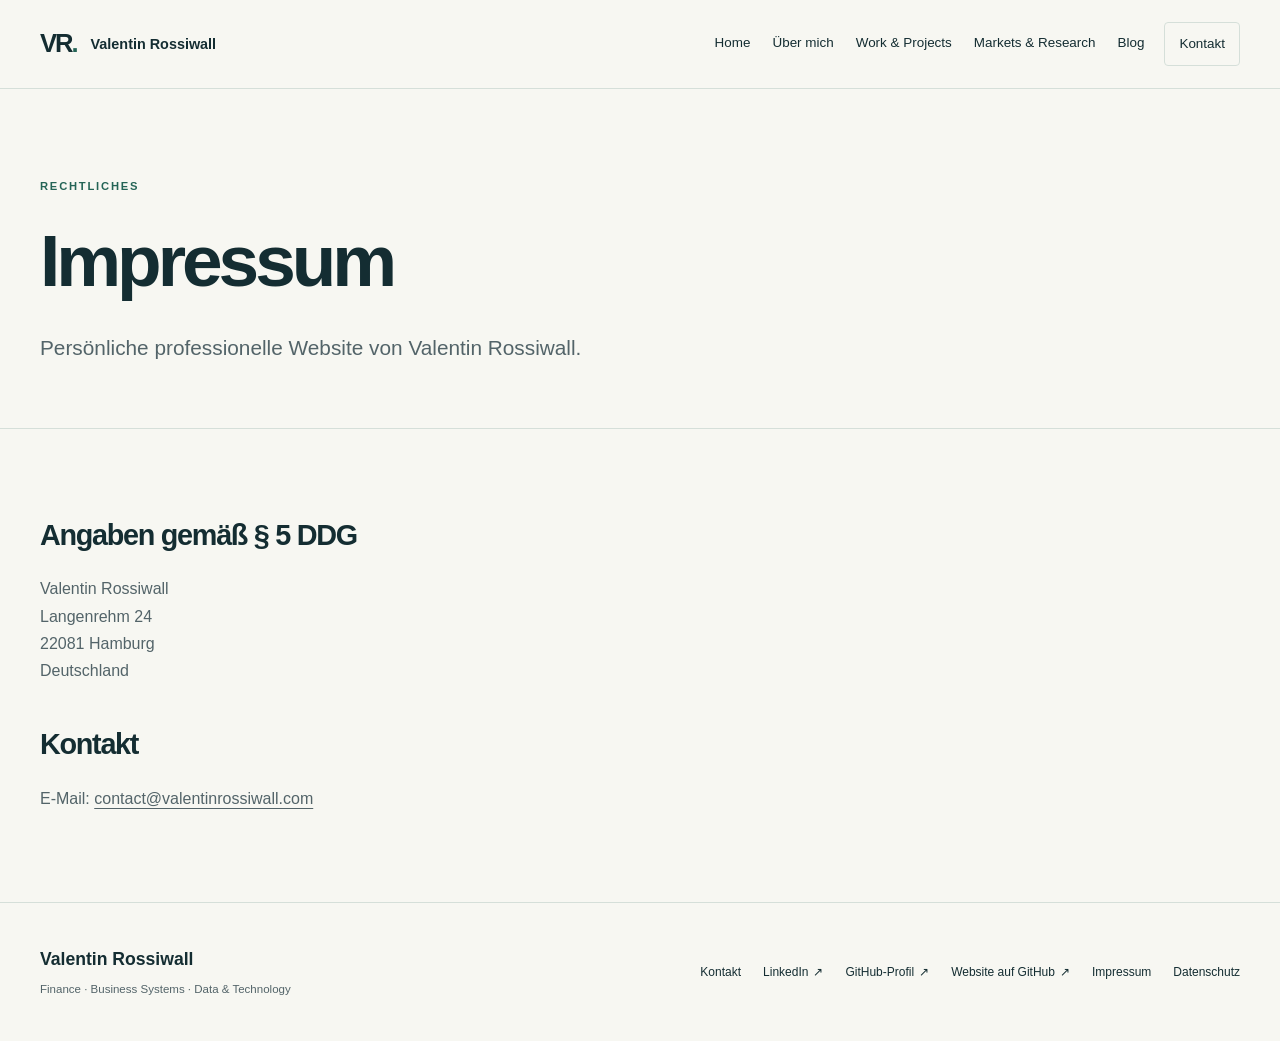
<file: impressum.html>
<!doctype html>
<html lang="de">
<head>
  <meta charset="utf-8">
  <meta name="viewport" content="width=device-width, initial-scale=1">
  <title>Impressum | Valentin Rossiwall</title>
  <meta name="description" content="Impressum der persönlichen Website von Valentin Rossiwall.">
  <meta name="robots" content="index,follow">
  <link rel="canonical" href="https://valentinrossiwall.com/impressum.html">
  <meta property="og:title" content="Impressum | Valentin Rossiwall">
  <meta property="og:description" content="Impressum der persönlichen Website von Valentin Rossiwall.">
  <meta property="og:type" content="website">
  <meta property="og:url" content="https://valentinrossiwall.com/impressum.html">
  <meta property="og:site_name" content="Valentin Rossiwall">
  <meta property="og:locale" content="de_AT">
  <meta name="twitter:card" content="summary">
  <meta name="twitter:title" content="Impressum | Valentin Rossiwall">
  <meta name="twitter:description" content="Impressum der persönlichen Website von Valentin Rossiwall.">
  <meta name="theme-color" content="#142d32">
  <link rel="icon" href="assets/favicon.svg" type="image/svg+xml">
  <link rel="stylesheet" href="assets/style.css">
  <script src="assets/site.js" defer></script>
  <script type="application/ld+json">{"@context": "https://schema.org", "@graph": [{"@type": "Person", "@id": "https://valentinrossiwall.com/#person", "name": "Valentin Rossiwall", "honorificSuffix": "BSc.", "url": "https://valentinrossiwall.com/", "sameAs": ["https://www.linkedin.com/in/valentinrossiwall", "https://github.com/valentinrossiwall-development"], "knowsAbout": ["Finance", "Accounting", "Business Systems", "Data Analysis", "Technology", "Financial Markets", "Entrepreneurship", "FinTech"]}, {"@type": "WebSite", "@id": "https://valentinrossiwall.com/#website", "url": "https://valentinrossiwall.com/", "name": "Valentin Rossiwall", "inLanguage": "de"}, {"@type": "WebPage", "@id": "https://valentinrossiwall.com/impressum.html#page", "url": "https://valentinrossiwall.com/impressum.html", "name": "Impressum | Valentin Rossiwall", "description": "Impressum der persönlichen Website von Valentin Rossiwall.", "inLanguage": "de", "isPartOf": {"@id": "https://valentinrossiwall.com/#website"}, "about": {"@id": "https://valentinrossiwall.com/#person"}}]}</script>
</head>
<body>
<a class="skip-link" href="#main">Zum Inhalt springen</a>
<header class="site-header"><div class="wrap navin">
  <a class="brand" href="index.html"><span class="mark" aria-hidden="true">VR<span>.</span></span><span>Valentin Rossiwall</span></a>
  <button class="menu-toggle" aria-expanded="false" aria-controls="main-nav" hidden>Menü <span class="menu-icon" aria-hidden="true">+</span></button>
  <nav id="main-nav" class="links" aria-label="Hauptnavigation"><a href="index.html">Home</a>
<a href="about.html">Über mich</a>
<a href="erfahrung.html">Work & Projects</a>
<a href="markets.html">Markets & Research</a>
<a href="insights.html">Blog</a>
<a href="kontakt.html">Kontakt</a></nav>
</div></header>
<main id="main">
<section class="pagehead"><div class="wrap"><p class="eyebrow">Rechtliches</p><h1>Impressum</h1><p class="lede">Persönliche professionelle Website von Valentin Rossiwall.</p></div></section>
<section class="section"><div class="wrap"><div class="prose">
<h2>Angaben gemäß § 5 DDG</h2><p>Valentin Rossiwall<br>Langenrehm 24<br>22081 Hamburg<br>Deutschland</p><h2>Kontakt</h2><p>E-Mail: <a href="mailto:contact@valentinrossiwall.com">contact@valentinrossiwall.com</a></p>
</div></div></section>
</main>
<footer class="footer"><div class="wrap footerin"><div><a class="footer-brand" href="index.html">Valentin Rossiwall</a><p>Finance · Business Systems · Data & Technology</p></div><nav class="footerlinks" aria-label="Weitere Links"><a href="kontakt.html">Kontakt</a><a href="https://www.linkedin.com/in/valentinrossiwall">LinkedIn <span aria-hidden="true">↗</span></a><a href="https://github.com/valentinrossiwall-development">GitHub-Profil <span aria-hidden="true">↗</span></a><a href="https://github.com/valentinrossiwall-development/valentinrossiwall.com">Website auf GitHub <span aria-hidden="true">↗</span></a><a href="impressum.html">Impressum</a><a href="datenschutz.html">Datenschutz</a></nav></div></footer>
</body>
</html>
</file>
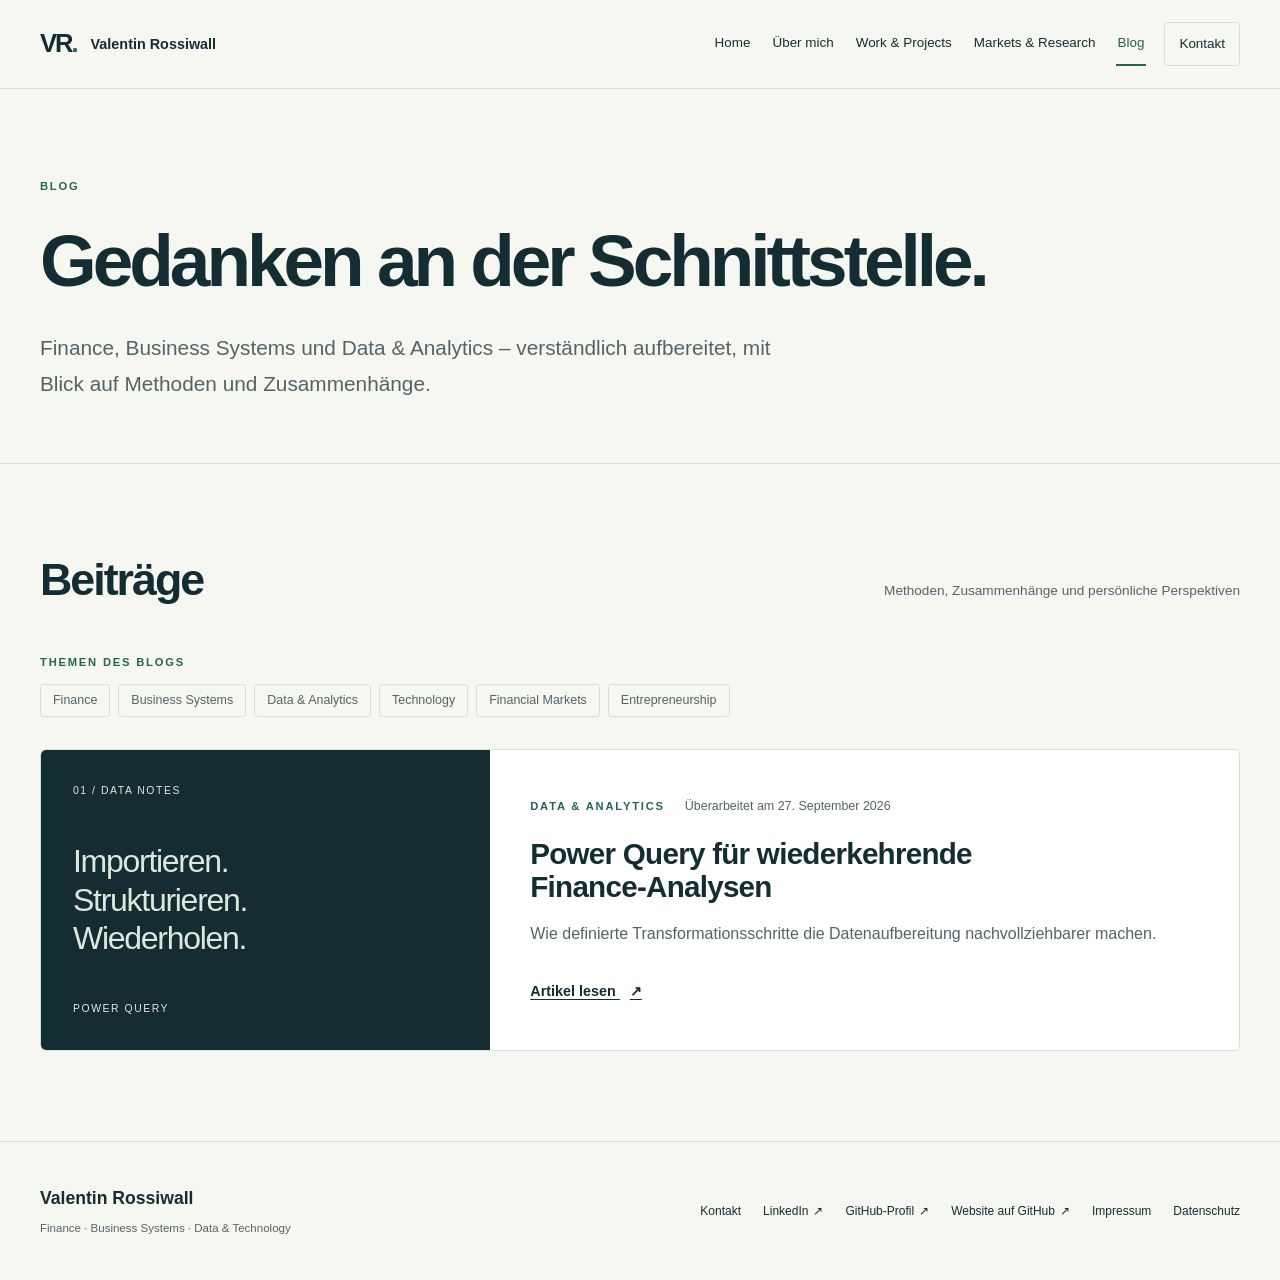
<file: insights.html>
<!doctype html>
<html lang="de">
<head>
  <meta charset="utf-8">
  <meta name="viewport" content="width=device-width, initial-scale=1">
  <title>Blog | Finance, Daten &amp; Technologie | Valentin Rossiwall</title>
  <meta name="description" content="Blog von Valentin Rossiwall zu Finance, Business Systems und Data &amp; Analytics. Allgemeine Methoden verständlich erklärt.">
  <meta name="robots" content="index,follow">
  <link rel="canonical" href="https://valentinrossiwall.com/insights.html">
  <meta property="og:title" content="Blog | Finance, Daten &amp; Technologie | Valentin Rossiwall">
  <meta property="og:description" content="Blog von Valentin Rossiwall zu Finance, Business Systems und Data &amp; Analytics. Allgemeine Methoden verständlich erklärt.">
  <meta property="og:type" content="website">
  <meta property="og:url" content="https://valentinrossiwall.com/insights.html">
  <meta property="og:site_name" content="Valentin Rossiwall">
  <meta property="og:locale" content="de_AT">
  <meta name="twitter:card" content="summary">
  <meta name="twitter:title" content="Blog | Finance, Daten &amp; Technologie | Valentin Rossiwall">
  <meta name="twitter:description" content="Blog von Valentin Rossiwall zu Finance, Business Systems und Data &amp; Analytics. Allgemeine Methoden verständlich erklärt.">
  <meta name="theme-color" content="#142d32">
  <link rel="icon" href="assets/favicon.svg" type="image/svg+xml">
  <link rel="stylesheet" href="assets/style.css">
  <script src="assets/site.js" defer></script>
  <script type="application/ld+json">{"@context": "https://schema.org", "@graph": [{"@type": "Person", "@id": "https://valentinrossiwall.com/#person", "name": "Valentin Rossiwall", "honorificSuffix": "BSc.", "url": "https://valentinrossiwall.com/", "sameAs": ["https://www.linkedin.com/in/valentinrossiwall", "https://github.com/valentinrossiwall-development"], "knowsAbout": ["Finance", "Accounting", "Business Systems", "Data Analysis", "Technology", "Financial Markets", "Entrepreneurship", "FinTech"]}, {"@type": "WebSite", "@id": "https://valentinrossiwall.com/#website", "url": "https://valentinrossiwall.com/", "name": "Valentin Rossiwall", "inLanguage": "de"}, {"@type": "Blog", "@id": "https://valentinrossiwall.com/insights.html#page", "url": "https://valentinrossiwall.com/insights.html", "name": "Blog | Finance, Daten & Technologie | Valentin Rossiwall", "description": "Blog von Valentin Rossiwall zu Finance, Business Systems und Data & Analytics. Allgemeine Methoden verständlich erklärt.", "inLanguage": "de", "isPartOf": {"@id": "https://valentinrossiwall.com/#website"}, "about": {"@id": "https://valentinrossiwall.com/#person"}, "blogPost": [{"@id": "https://valentinrossiwall.com/insights/power-query-finance.html#page"}]}]}</script>
</head>
<body>
<a class="skip-link" href="#main">Zum Inhalt springen</a>
<header class="site-header"><div class="wrap navin">
  <a class="brand" href="index.html"><span class="mark" aria-hidden="true">VR<span>.</span></span><span>Valentin Rossiwall</span></a>
  <button class="menu-toggle" aria-expanded="false" aria-controls="main-nav" hidden>Menü <span class="menu-icon" aria-hidden="true">+</span></button>
  <nav id="main-nav" class="links" aria-label="Hauptnavigation"><a href="index.html">Home</a>
<a href="about.html">Über mich</a>
<a href="erfahrung.html">Work & Projects</a>
<a href="markets.html">Markets & Research</a>
<a href="insights.html" aria-current="page">Blog</a>
<a href="kontakt.html">Kontakt</a></nav>
</div></header>
<main id="main"><section class="pagehead"><div class="wrap"><p class="eyebrow">Blog</p><h1>Gedanken an der Schnittstelle.</h1><p class="lede">Finance, Business Systems und Data & Analytics – verständlich aufbereitet, mit Blick auf Methoden und Zusammenhänge.</p></div></section><section class="section"><div class="wrap"><div class="section-heading"><h2>Beiträge</h2><span class="muted">Methoden, Zusammenhänge und persönliche Perspektiven</span></div><div class="blog-topics"><p class="eyebrow">Themen des Blogs</p><ul class="topic-list" aria-label="Thematische Kategorien"><li>Finance</li><li>Business Systems</li><li>Data &amp; Analytics</li><li>Technology</li><li>Financial Markets</li><li>Entrepreneurship</li></ul></div>
<!-- Weitere Beiträge als article-card ergänzen: Kategorie, bestätigtes Datum, Titel, Kurzbeschreibung, Link; Medien optional. Siehe README. -->
<div class="article-list"><article class="article-card" aria-labelledby="power-query-title"><div class="article-art" aria-hidden="true"><span>01 / DATA NOTES</span><strong>Importieren.<br>Strukturieren.<br>Wiederholen.</strong><span>POWER QUERY</span></div><div class="article-copy"><div class="article-meta"><span class="eyebrow">Data &amp; Analytics</span><span>Überarbeitet am <time datetime="2026-09-27">27. September 2026</time></span></div><h3 id="power-query-title"><a href="insights/power-query-finance.html">Power Query für wiederkehrende Finance-Analysen</a></h3><p>Wie definierte Transformationsschritte die Datenaufbereitung nachvollziehbarer machen.</p><a class="text-link" href="insights/power-query-finance.html">Artikel lesen <span aria-hidden="true">↗</span></a></div></article></div></div></section></main>
<footer class="footer"><div class="wrap footerin"><div><a class="footer-brand" href="index.html">Valentin Rossiwall</a><p>Finance · Business Systems · Data & Technology</p></div><nav class="footerlinks" aria-label="Weitere Links"><a href="kontakt.html">Kontakt</a><a href="https://www.linkedin.com/in/valentinrossiwall">LinkedIn <span aria-hidden="true">↗</span></a><a href="https://github.com/valentinrossiwall-development">GitHub-Profil <span aria-hidden="true">↗</span></a><a href="https://github.com/valentinrossiwall-development/valentinrossiwall.com">Website auf GitHub <span aria-hidden="true">↗</span></a><a href="impressum.html">Impressum</a><a href="datenschutz.html">Datenschutz</a></nav></div></footer>
</body>
</html>
</file>
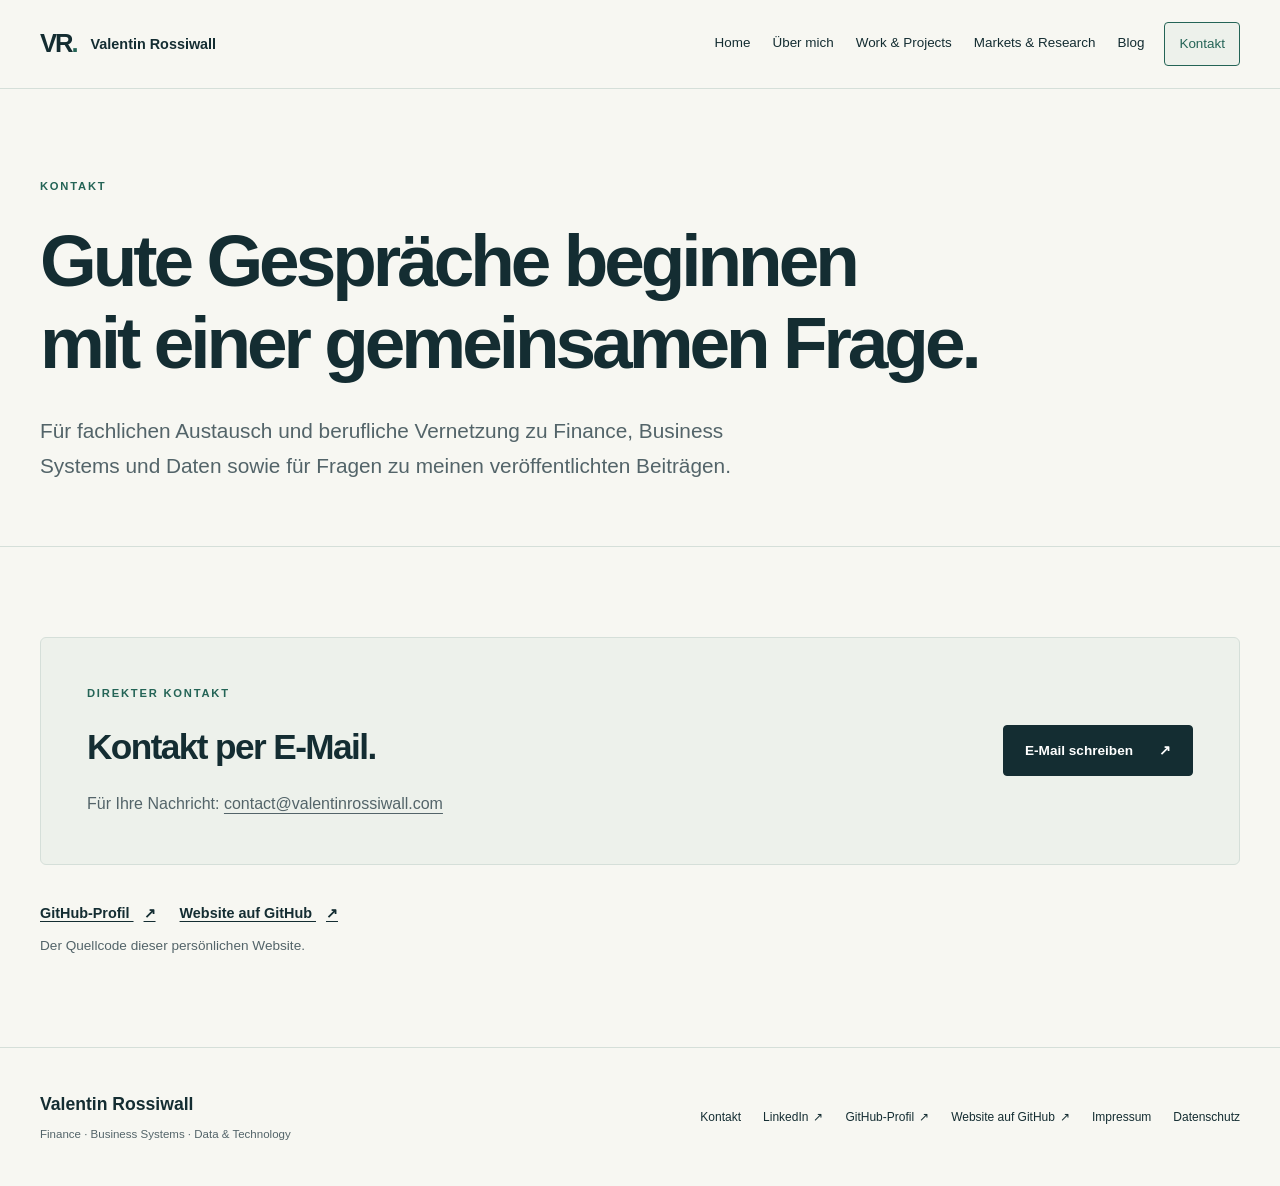
<file: kontakt.html>
<!doctype html>
<html lang="de">
<head>
  <meta charset="utf-8">
  <meta name="viewport" content="width=device-width, initial-scale=1">
  <title>Kontakt | Valentin Rossiwall</title>
  <meta name="description" content="Kontakt zu Valentin Rossiwall: berufliche Vernetzung und fachlicher Austausch zu Finance, Business Systems, Daten und veröffentlichten Beiträgen.">
  <meta name="robots" content="index,follow">
  <link rel="canonical" href="https://valentinrossiwall.com/kontakt.html">
  <meta property="og:title" content="Kontakt | Valentin Rossiwall">
  <meta property="og:description" content="Kontakt zu Valentin Rossiwall: berufliche Vernetzung und fachlicher Austausch zu Finance, Business Systems, Daten und veröffentlichten Beiträgen.">
  <meta property="og:type" content="website">
  <meta property="og:url" content="https://valentinrossiwall.com/kontakt.html">
  <meta property="og:site_name" content="Valentin Rossiwall">
  <meta property="og:locale" content="de_AT">
  <meta name="twitter:card" content="summary">
  <meta name="twitter:title" content="Kontakt | Valentin Rossiwall">
  <meta name="twitter:description" content="Kontakt zu Valentin Rossiwall: berufliche Vernetzung und fachlicher Austausch zu Finance, Business Systems, Daten und veröffentlichten Beiträgen.">
  <meta name="theme-color" content="#142d32">
  <link rel="icon" href="assets/favicon.svg" type="image/svg+xml">
  <link rel="stylesheet" href="assets/style.css">
  <script src="assets/site.js" defer></script>
  <script type="application/ld+json">{"@context": "https://schema.org", "@graph": [{"@type": "Person", "@id": "https://valentinrossiwall.com/#person", "name": "Valentin Rossiwall", "honorificSuffix": "BSc.", "url": "https://valentinrossiwall.com/", "sameAs": ["https://www.linkedin.com/in/valentinrossiwall", "https://github.com/valentinrossiwall-development"], "knowsAbout": ["Finance", "Accounting", "Business Systems", "Data Analysis", "Technology", "Financial Markets", "Entrepreneurship", "FinTech"]}, {"@type": "WebSite", "@id": "https://valentinrossiwall.com/#website", "url": "https://valentinrossiwall.com/", "name": "Valentin Rossiwall", "inLanguage": "de"}, {"@type": "WebPage", "@id": "https://valentinrossiwall.com/kontakt.html#page", "url": "https://valentinrossiwall.com/kontakt.html", "name": "Kontakt | Valentin Rossiwall", "description": "Kontakt zu Valentin Rossiwall: berufliche Vernetzung und fachlicher Austausch zu Finance, Business Systems, Daten und veröffentlichten Beiträgen.", "inLanguage": "de", "isPartOf": {"@id": "https://valentinrossiwall.com/#website"}, "about": {"@id": "https://valentinrossiwall.com/#person"}}]}</script>
</head>
<body>
<a class="skip-link" href="#main">Zum Inhalt springen</a>
<header class="site-header"><div class="wrap navin">
  <a class="brand" href="index.html"><span class="mark" aria-hidden="true">VR<span>.</span></span><span>Valentin Rossiwall</span></a>
  <button class="menu-toggle" aria-expanded="false" aria-controls="main-nav" hidden>Menü <span class="menu-icon" aria-hidden="true">+</span></button>
  <nav id="main-nav" class="links" aria-label="Hauptnavigation"><a href="index.html">Home</a>
<a href="about.html">Über mich</a>
<a href="erfahrung.html">Work & Projects</a>
<a href="markets.html">Markets & Research</a>
<a href="insights.html">Blog</a>
<a href="kontakt.html" aria-current="page">Kontakt</a></nav>
</div></header>
<main id="main"><section class="pagehead"><div class="wrap"><p class="eyebrow">Kontakt</p><h1>Gute Gespräche beginnen<br>mit einer gemeinsamen Frage.</h1><p class="lede">Für fachlichen Austausch und berufliche Vernetzung zu Finance, Business Systems und Daten sowie für Fragen zu meinen veröffentlichten Beiträgen.</p></div></section><section class="section"><div class="wrap"><div class="contact-band"><div><p class="eyebrow">Direkter Kontakt</p><h2>Kontakt per E-Mail.</h2><p>Für Ihre Nachricht: <a href="mailto:contact@valentinrossiwall.com">contact@valentinrossiwall.com</a></p></div><a class="btn primary" href="mailto:contact@valentinrossiwall.com">E-Mail schreiben <span aria-hidden="true">↗</span></a></div><div class="profile-links" aria-label="Öffentliche Profile und Code"><a class="text-link" href="https://github.com/valentinrossiwall-development">GitHub-Profil <span aria-hidden="true">↗</span></a><a class="text-link" href="https://github.com/valentinrossiwall-development/valentinrossiwall.com">Website auf GitHub <span aria-hidden="true">↗</span></a><p>Der Quellcode dieser persönlichen Website.</p></div></div></section></main>
<footer class="footer"><div class="wrap footerin"><div><a class="footer-brand" href="index.html">Valentin Rossiwall</a><p>Finance · Business Systems · Data & Technology</p></div><nav class="footerlinks" aria-label="Weitere Links"><a href="kontakt.html">Kontakt</a><a href="https://www.linkedin.com/in/valentinrossiwall">LinkedIn <span aria-hidden="true">↗</span></a><a href="https://github.com/valentinrossiwall-development">GitHub-Profil <span aria-hidden="true">↗</span></a><a href="https://github.com/valentinrossiwall-development/valentinrossiwall.com">Website auf GitHub <span aria-hidden="true">↗</span></a><a href="impressum.html">Impressum</a><a href="datenschutz.html">Datenschutz</a></nav></div></footer>
</body>
</html>
</file>
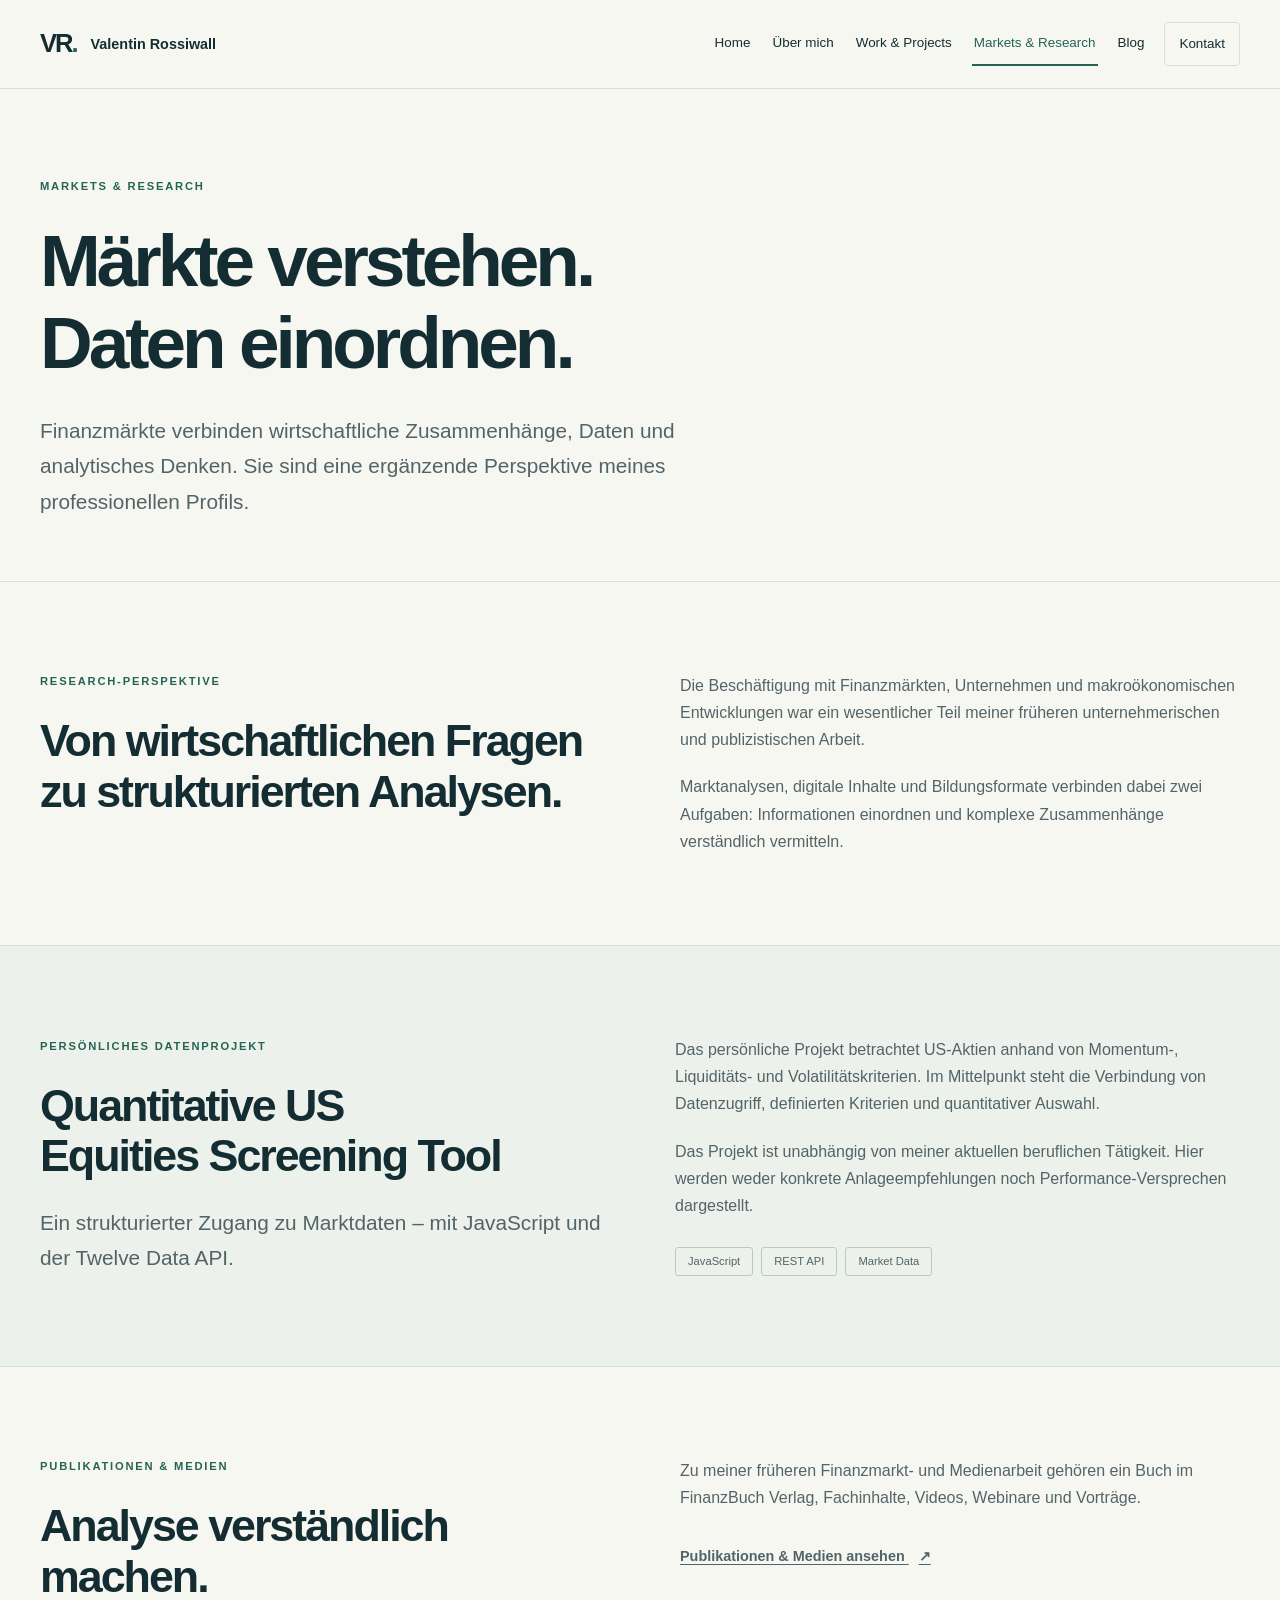
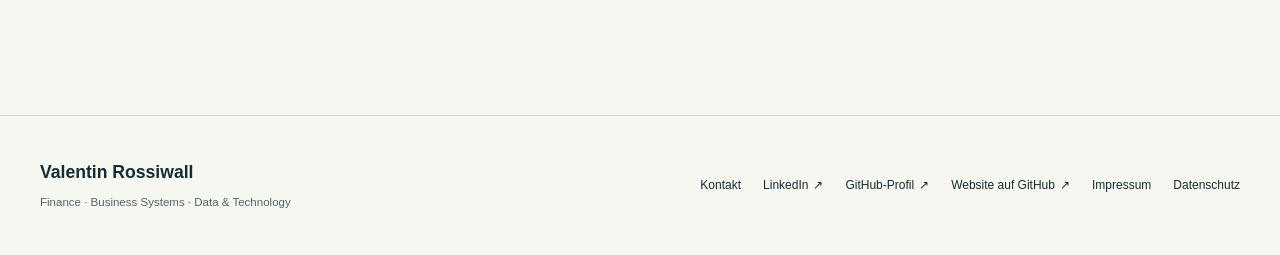
<file: markets.html>
<!doctype html>
<html lang="de">
<head>
  <meta charset="utf-8">
  <meta name="viewport" content="width=device-width, initial-scale=1">
  <title>Markets &amp; Research | Valentin Rossiwall</title>
  <meta name="description" content="Financial Markets, Research und datenbasierte Analyse: ein persönliches Screening-Projekt und frühere Publikationen von Valentin Rossiwall.">
  <meta name="robots" content="index,follow">
  <link rel="canonical" href="https://valentinrossiwall.com/markets.html">
  <meta property="og:title" content="Markets &amp; Research | Valentin Rossiwall">
  <meta property="og:description" content="Financial Markets, Research und datenbasierte Analyse: ein persönliches Screening-Projekt und frühere Publikationen von Valentin Rossiwall.">
  <meta property="og:type" content="website">
  <meta property="og:url" content="https://valentinrossiwall.com/markets.html">
  <meta property="og:site_name" content="Valentin Rossiwall">
  <meta property="og:locale" content="de_AT">
  <meta name="twitter:card" content="summary">
  <meta name="twitter:title" content="Markets &amp; Research | Valentin Rossiwall">
  <meta name="twitter:description" content="Financial Markets, Research und datenbasierte Analyse: ein persönliches Screening-Projekt und frühere Publikationen von Valentin Rossiwall.">
  <meta name="theme-color" content="#142d32">
  <link rel="icon" href="assets/favicon.svg" type="image/svg+xml">
  <link rel="stylesheet" href="assets/style.css">
  <script src="assets/site.js" defer></script>
  <script type="application/ld+json">{"@context": "https://schema.org", "@graph": [{"@type": "Person", "@id": "https://valentinrossiwall.com/#person", "name": "Valentin Rossiwall", "honorificSuffix": "BSc.", "url": "https://valentinrossiwall.com/", "sameAs": ["https://www.linkedin.com/in/valentinrossiwall", "https://github.com/valentinrossiwall-development"], "knowsAbout": ["Finance", "Accounting", "Business Systems", "Data Analysis", "Technology", "Financial Markets", "Entrepreneurship", "FinTech"]}, {"@type": "WebSite", "@id": "https://valentinrossiwall.com/#website", "url": "https://valentinrossiwall.com/", "name": "Valentin Rossiwall", "inLanguage": "de"}, {"@type": "WebPage", "@id": "https://valentinrossiwall.com/markets.html#page", "url": "https://valentinrossiwall.com/markets.html", "name": "Markets & Research | Valentin Rossiwall", "description": "Financial Markets, Research und datenbasierte Analyse: ein persönliches Screening-Projekt und frühere Publikationen von Valentin Rossiwall.", "inLanguage": "de", "isPartOf": {"@id": "https://valentinrossiwall.com/#website"}, "about": {"@id": "https://valentinrossiwall.com/#person"}}]}</script>
</head>
<body>
<a class="skip-link" href="#main">Zum Inhalt springen</a>
<header class="site-header"><div class="wrap navin">
  <a class="brand" href="index.html"><span class="mark" aria-hidden="true">VR<span>.</span></span><span>Valentin Rossiwall</span></a>
  <button class="menu-toggle" aria-expanded="false" aria-controls="main-nav" hidden>Menü <span class="menu-icon" aria-hidden="true">+</span></button>
  <nav id="main-nav" class="links" aria-label="Hauptnavigation"><a href="index.html">Home</a>
<a href="about.html">Über mich</a>
<a href="erfahrung.html">Work & Projects</a>
<a href="markets.html" aria-current="page">Markets & Research</a>
<a href="insights.html">Blog</a>
<a href="kontakt.html">Kontakt</a></nav>
</div></header>
<main id="main"><section class="pagehead"><div class="wrap"><p class="eyebrow">Markets & Research</p><h1>Märkte verstehen.<br>Daten einordnen.</h1><p class="lede">Finanzmärkte verbinden wirtschaftliche Zusammenhänge, Daten und analytisches Denken. Sie sind eine ergänzende Perspektive meines professionellen Profils.</p></div></section><section class="section"><div class="wrap"><div class="split"><div><p class="eyebrow">Research-Perspektive</p><h2>Von wirtschaftlichen Fragen<br>zu strukturierten Analysen.</h2></div><div class="prose"><p>Die Beschäftigung mit Finanzmärkten, Unternehmen und makroökonomischen Entwicklungen war ein wesentlicher Teil meiner früheren unternehmerischen und publizistischen Arbeit.</p><p>Marktanalysen, digitale Inhalte und Bildungsformate verbinden dabei zwei Aufgaben: Informationen einordnen und komplexe Zusammenhänge verständlich vermitteln.</p></div></div></div></section><section class="section tinted"><div class="wrap"><article class="feature" id="screening"><div><p class="eyebrow">Persönliches Datenprojekt</p><h2>Quantitative US Equities Screening Tool</h2><p class="lede">Ein strukturierter Zugang zu Marktdaten – mit JavaScript und der Twelve Data API.</p></div><div class="prose"><p>Das persönliche Projekt betrachtet US-Aktien anhand von Momentum-, Liquiditäts- und Volatilitätskriterien. Im Mittelpunkt steht die Verbindung von Datenzugriff, definierten Kriterien und quantitativer Auswahl.</p><p>Das Projekt ist unabhängig von meiner aktuellen beruflichen Tätigkeit. Hier werden weder konkrete Anlageempfehlungen noch Performance-Versprechen dargestellt.</p><div class="tags"><span>JavaScript</span><span>REST API</span><span>Market Data</span></div></div></article></div></section><section class="section"><div class="wrap"><div class="split"><div><p class="eyebrow">Publikationen & Medien</p><h2>Analyse verständlich machen.</h2></div><div class="prose"><p>Zu meiner früheren Finanzmarkt- und Medienarbeit gehören ein Buch im FinanzBuch Verlag, Fachinhalte, Videos, Webinare und Vorträge.</p><a class="text-link" href="publikationen.html">Publikationen & Medien ansehen <span aria-hidden="true">↗</span></a></div></div></div></section></main>
<footer class="footer"><div class="wrap footerin"><div><a class="footer-brand" href="index.html">Valentin Rossiwall</a><p>Finance · Business Systems · Data & Technology</p></div><nav class="footerlinks" aria-label="Weitere Links"><a href="kontakt.html">Kontakt</a><a href="https://www.linkedin.com/in/valentinrossiwall">LinkedIn <span aria-hidden="true">↗</span></a><a href="https://github.com/valentinrossiwall-development">GitHub-Profil <span aria-hidden="true">↗</span></a><a href="https://github.com/valentinrossiwall-development/valentinrossiwall.com">Website auf GitHub <span aria-hidden="true">↗</span></a><a href="impressum.html">Impressum</a><a href="datenschutz.html">Datenschutz</a></nav></div></footer>
</body>
</html>
</file>
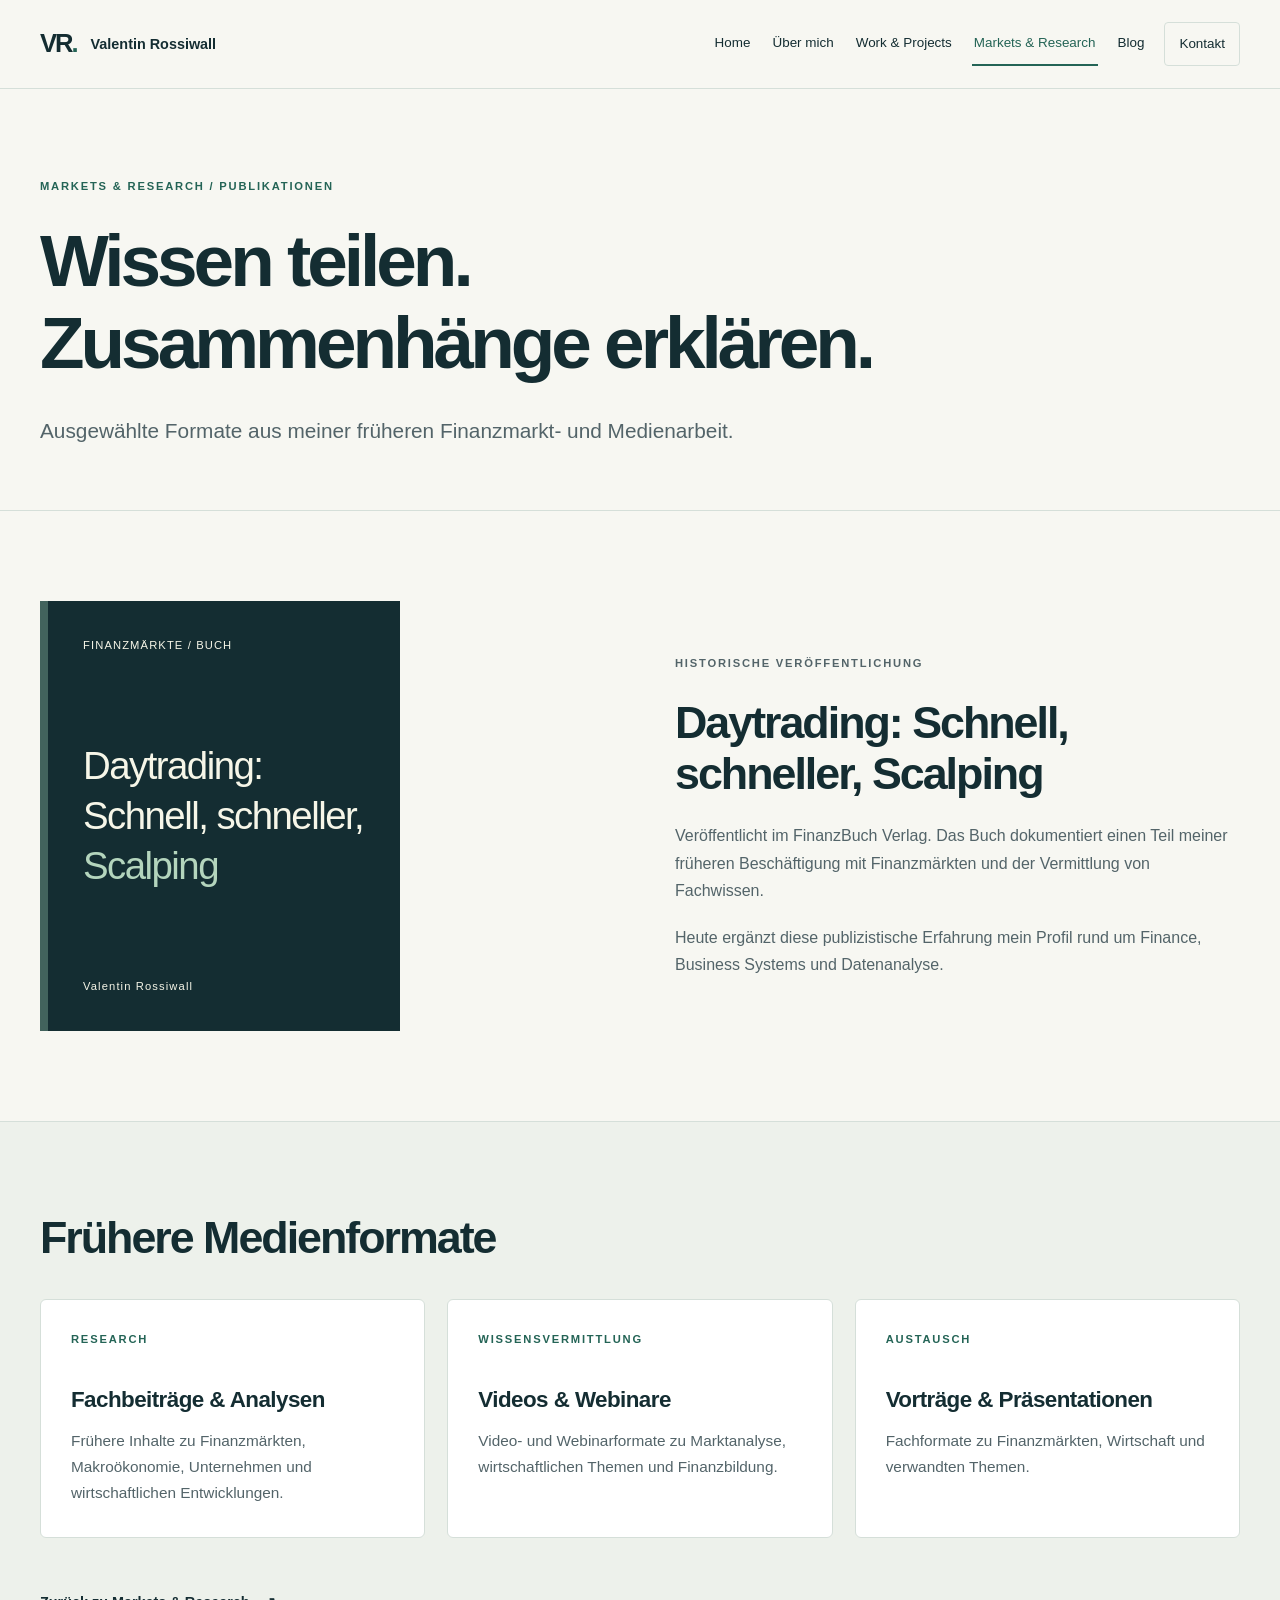
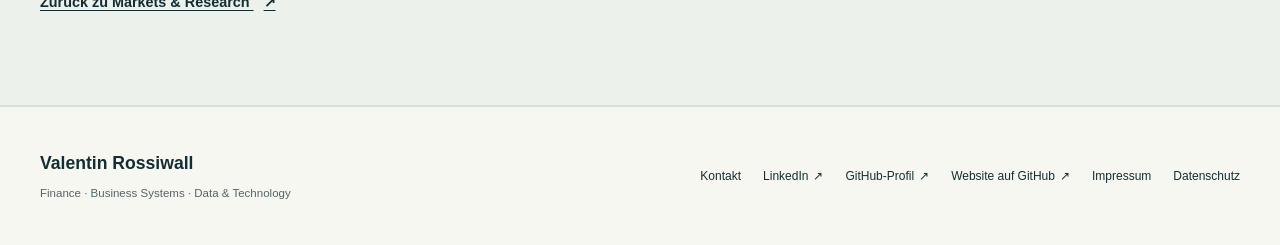
<file: publikationen.html>
<!doctype html>
<html lang="de">
<head>
  <meta charset="utf-8">
  <meta name="viewport" content="width=device-width, initial-scale=1">
  <title>Publikationen &amp; Medien | Valentin Rossiwall</title>
  <meta name="description" content="Historische Publikationen und Medienarbeit von Valentin Rossiwall: Buch im FinanzBuch Verlag, Finanzmarkt-Analysen, Webinare und Vorträge.">
  <meta name="robots" content="index,follow">
  <link rel="canonical" href="https://valentinrossiwall.com/publikationen.html">
  <meta property="og:title" content="Publikationen &amp; Medien | Valentin Rossiwall">
  <meta property="og:description" content="Historische Publikationen und Medienarbeit von Valentin Rossiwall: Buch im FinanzBuch Verlag, Finanzmarkt-Analysen, Webinare und Vorträge.">
  <meta property="og:type" content="website">
  <meta property="og:url" content="https://valentinrossiwall.com/publikationen.html">
  <meta property="og:site_name" content="Valentin Rossiwall">
  <meta property="og:locale" content="de_AT">
  <meta name="twitter:card" content="summary">
  <meta name="twitter:title" content="Publikationen &amp; Medien | Valentin Rossiwall">
  <meta name="twitter:description" content="Historische Publikationen und Medienarbeit von Valentin Rossiwall: Buch im FinanzBuch Verlag, Finanzmarkt-Analysen, Webinare und Vorträge.">
  <meta name="theme-color" content="#142d32">
  <link rel="icon" href="assets/favicon.svg" type="image/svg+xml">
  <link rel="stylesheet" href="assets/style.css">
  <script src="assets/site.js" defer></script>
  <script type="application/ld+json">{"@context": "https://schema.org", "@graph": [{"@type": "Person", "@id": "https://valentinrossiwall.com/#person", "name": "Valentin Rossiwall", "honorificSuffix": "BSc.", "url": "https://valentinrossiwall.com/", "sameAs": ["https://www.linkedin.com/in/valentinrossiwall", "https://github.com/valentinrossiwall-development"], "knowsAbout": ["Finance", "Accounting", "Business Systems", "Data Analysis", "Technology", "Financial Markets", "Entrepreneurship", "FinTech"]}, {"@type": "WebSite", "@id": "https://valentinrossiwall.com/#website", "url": "https://valentinrossiwall.com/", "name": "Valentin Rossiwall", "inLanguage": "de"}, {"@type": "WebPage", "@id": "https://valentinrossiwall.com/publikationen.html#page", "url": "https://valentinrossiwall.com/publikationen.html", "name": "Publikationen & Medien | Valentin Rossiwall", "description": "Historische Publikationen und Medienarbeit von Valentin Rossiwall: Buch im FinanzBuch Verlag, Finanzmarkt-Analysen, Webinare und Vorträge.", "inLanguage": "de", "isPartOf": {"@id": "https://valentinrossiwall.com/#website"}, "about": {"@id": "https://valentinrossiwall.com/#person"}}]}</script>
</head>
<body>
<a class="skip-link" href="#main">Zum Inhalt springen</a>
<header class="site-header"><div class="wrap navin">
  <a class="brand" href="index.html"><span class="mark" aria-hidden="true">VR<span>.</span></span><span>Valentin Rossiwall</span></a>
  <button class="menu-toggle" aria-expanded="false" aria-controls="main-nav" hidden>Menü <span class="menu-icon" aria-hidden="true">+</span></button>
  <nav id="main-nav" class="links" aria-label="Hauptnavigation"><a href="index.html">Home</a>
<a href="about.html">Über mich</a>
<a href="erfahrung.html">Work & Projects</a>
<a href="markets.html" aria-current="location">Markets & Research</a>
<a href="insights.html">Blog</a>
<a href="kontakt.html">Kontakt</a></nav>
</div></header>
<main id="main"><section class="pagehead"><div class="wrap"><p class="eyebrow">Markets & Research / Publikationen</p><h1>Wissen teilen.<br>Zusammenhänge erklären.</h1><p class="lede">Ausgewählte Formate aus meiner früheren Finanzmarkt- und Medienarbeit.</p></div></section><section class="section"><div class="wrap"><article class="feature book-feature"><div class="book-type" aria-hidden="true"><span>FINANZMÄRKTE / BUCH</span><strong>Daytrading:<br>Schnell, schneller,<br><em>Scalping</em></strong><span>Valentin Rossiwall</span></div><div><p class="eyebrow">Historische Veröffentlichung</p><h2>Daytrading: Schnell, schneller, Scalping</h2><p>Veröffentlicht im FinanzBuch Verlag. Das Buch dokumentiert einen Teil meiner früheren Beschäftigung mit Finanzmärkten und der Vermittlung von Fachwissen.</p><p>Heute ergänzt diese publizistische Erfahrung mein Profil rund um Finance, Business Systems und Datenanalyse.</p></div></article></div></section><section class="section tinted"><div class="wrap"><h2>Frühere Medienformate</h2><div class="grid3"><article class="card"><p class="eyebrow">Research</p><h3>Fachbeiträge & Analysen</h3><p>Frühere Inhalte zu Finanzmärkten, Makroökonomie, Unternehmen und wirtschaftlichen Entwicklungen.</p></article><article class="card"><p class="eyebrow">Wissensvermittlung</p><h3>Videos & Webinare</h3><p>Video- und Webinarformate zu Marktanalyse, wirtschaftlichen Themen und Finanzbildung.</p></article><article class="card"><p class="eyebrow">Austausch</p><h3>Vorträge & Präsentationen</h3><p>Fachformate zu Finanzmärkten, Wirtschaft und verwandten Themen.</p></article></div><p class="back-link"><a class="text-link" href="markets.html">Zurück zu Markets & Research <span aria-hidden="true">↗</span></a></p></div></section></main>
<footer class="footer"><div class="wrap footerin"><div><a class="footer-brand" href="index.html">Valentin Rossiwall</a><p>Finance · Business Systems · Data & Technology</p></div><nav class="footerlinks" aria-label="Weitere Links"><a href="kontakt.html">Kontakt</a><a href="https://www.linkedin.com/in/valentinrossiwall">LinkedIn <span aria-hidden="true">↗</span></a><a href="https://github.com/valentinrossiwall-development">GitHub-Profil <span aria-hidden="true">↗</span></a><a href="https://github.com/valentinrossiwall-development/valentinrossiwall.com">Website auf GitHub <span aria-hidden="true">↗</span></a><a href="impressum.html">Impressum</a><a href="datenschutz.html">Datenschutz</a></nav></div></footer>
</body>
</html>
</file>
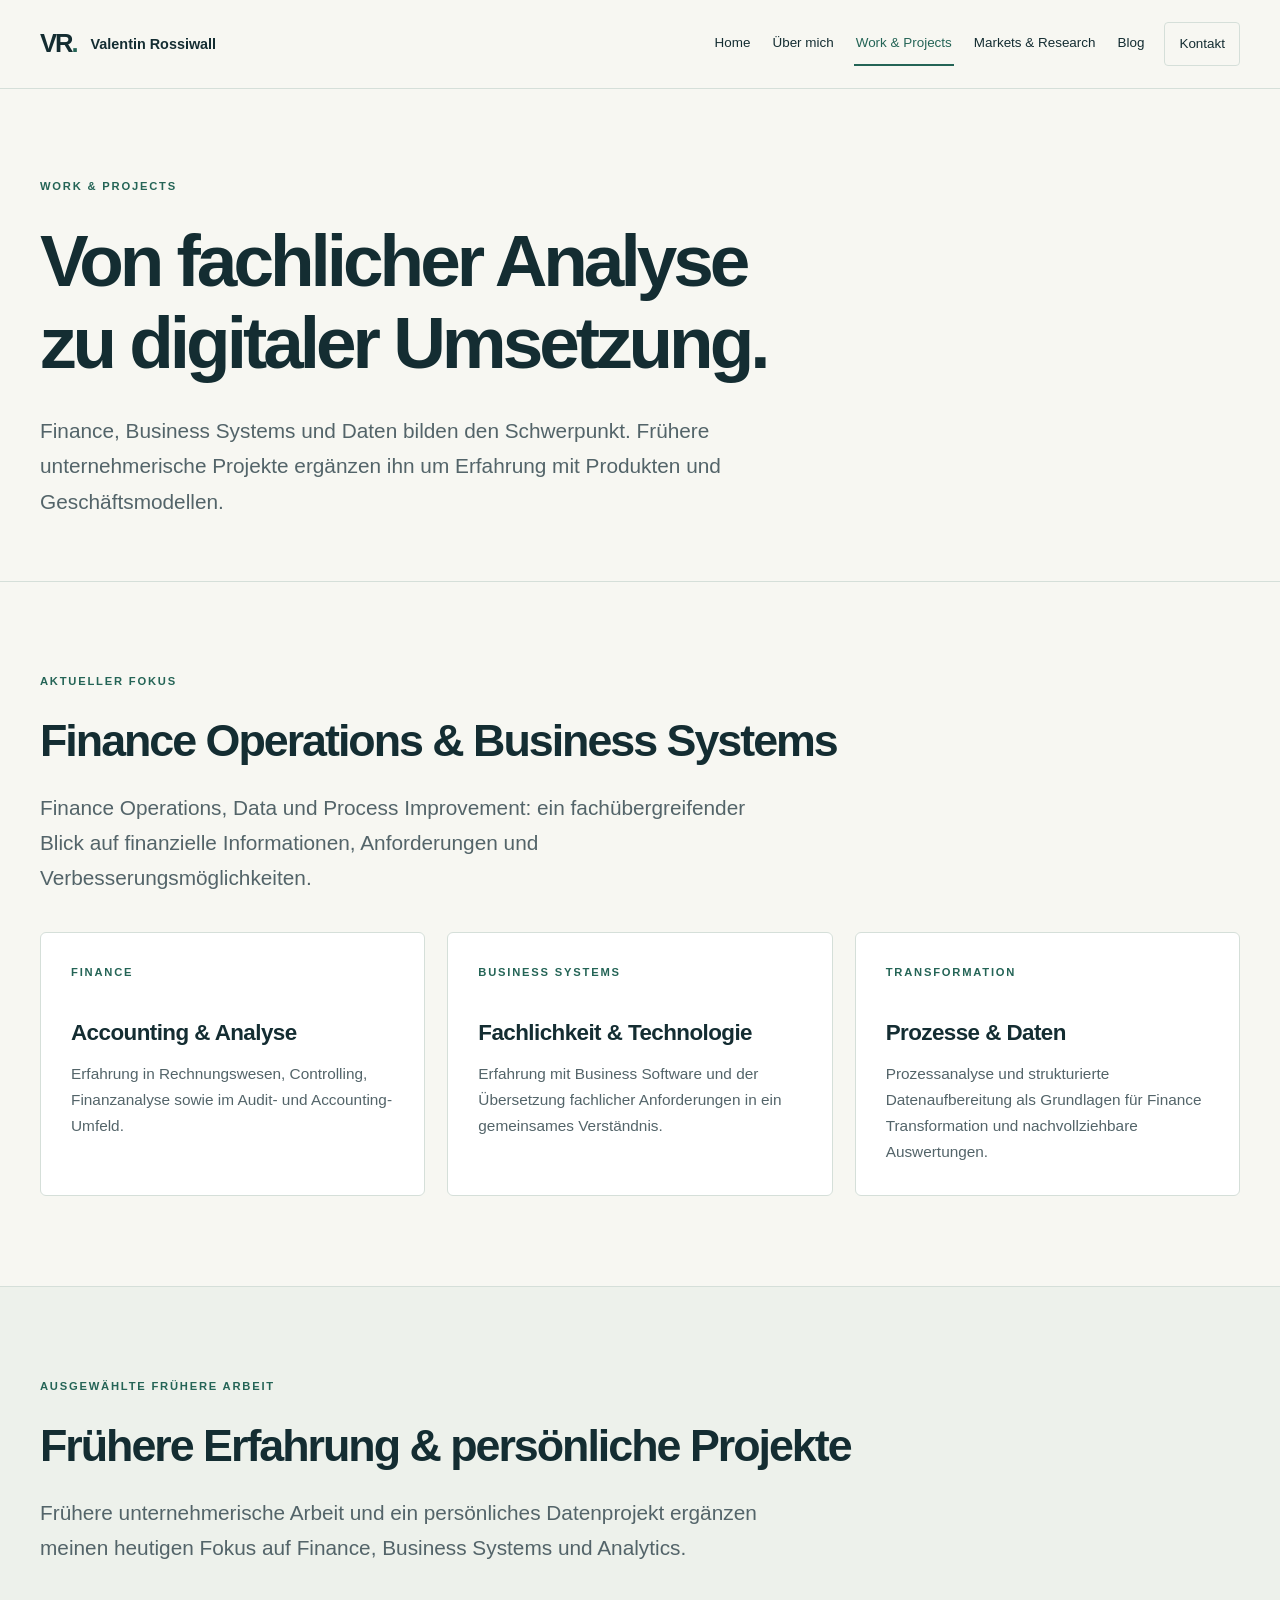
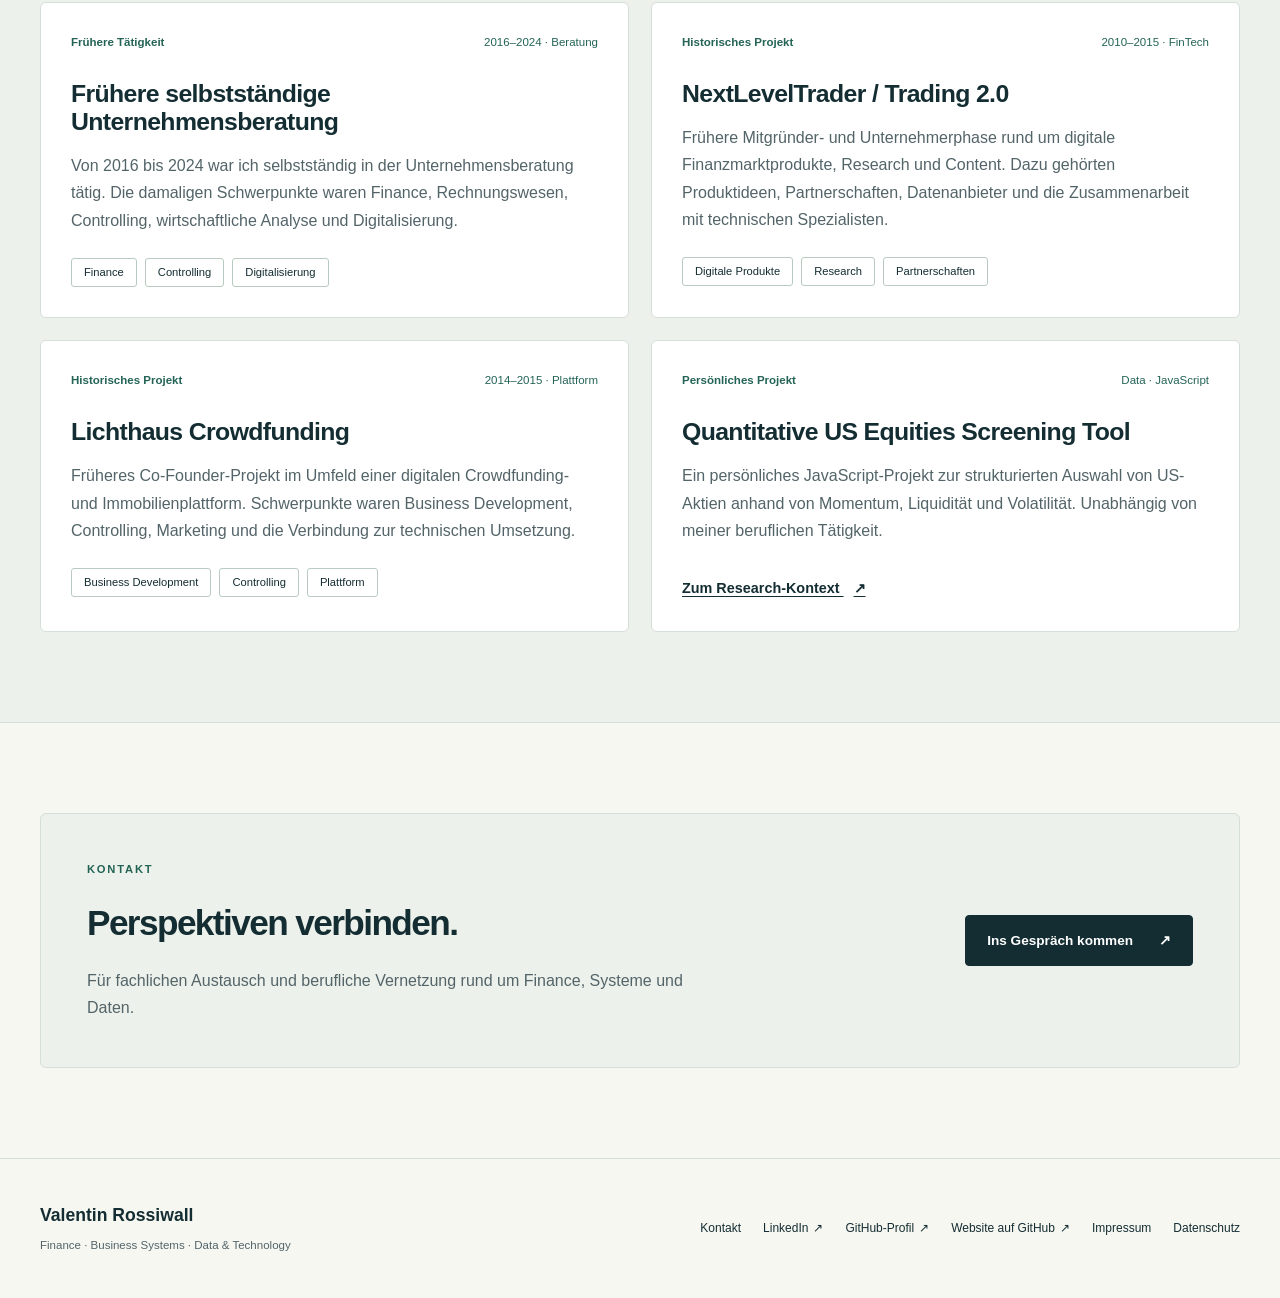
<file: unternehmertum.html>
<!doctype html>
<html lang="de"><head><meta charset="utf-8"><meta name="viewport" content="width=device-width, initial-scale=1"><title>Projekte | Valentin Rossiwall</title><meta name="robots" content="noindex,follow"><link rel="canonical" href="https://valentinrossiwall.com/erfahrung.html"><meta http-equiv="refresh" content="0;url=erfahrung.html"><link rel="stylesheet" href="assets/style.css"></head><body><main class="wrap section"><h1>Erfahrung & Projekte</h1><p>Die Projekte sind jetzt gemeinsam mit den Erfahrungsfeldern zu finden.</p><a class="btn primary" href="erfahrung.html">Zu Work & Projects</a></main></body></html>
</file>
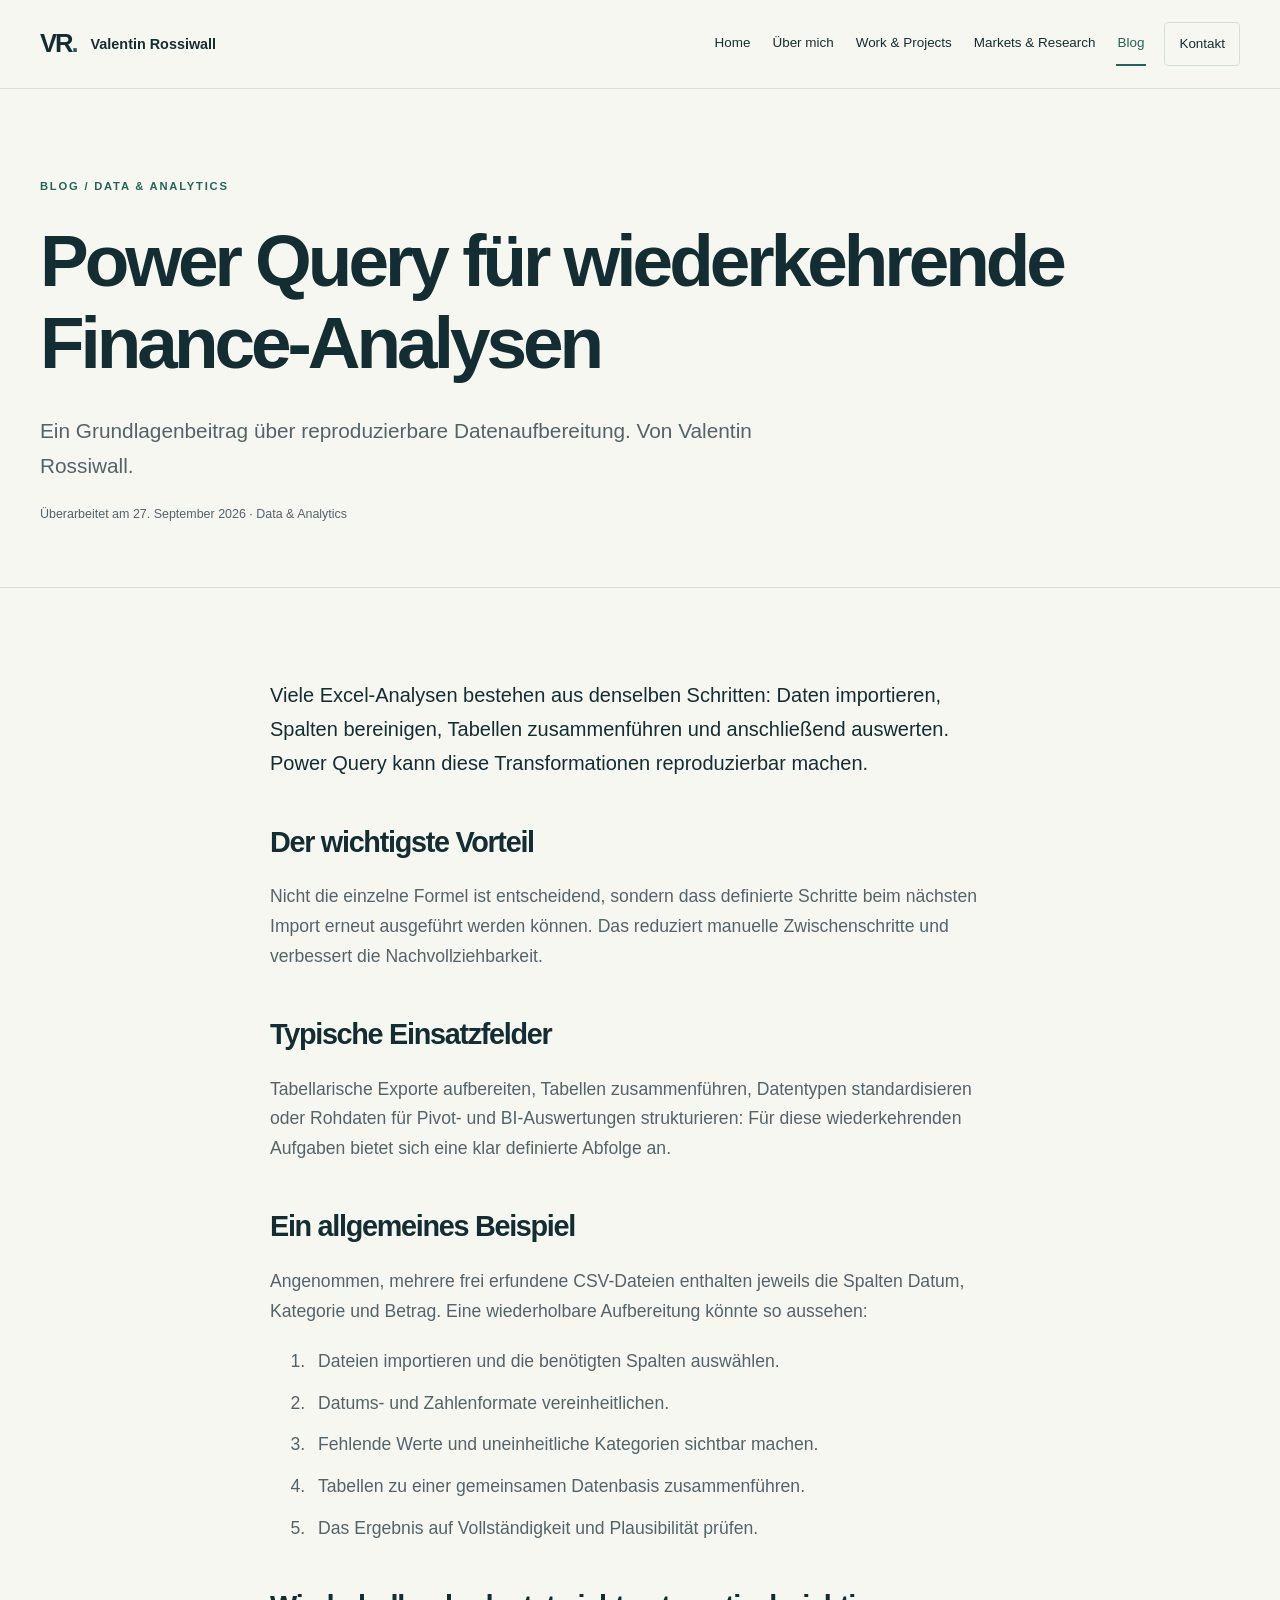
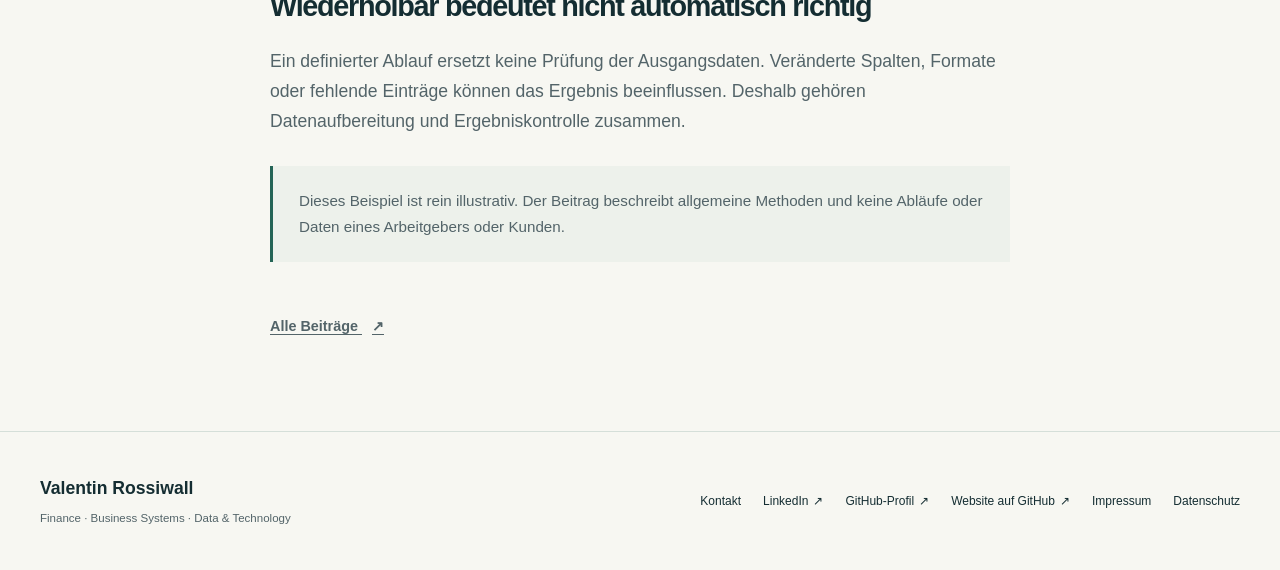
<file: insights/power-query-finance.html>
<!doctype html>
<html lang="de">
<head>
  <meta charset="utf-8">
  <meta name="viewport" content="width=device-width, initial-scale=1">
  <title>Power Query für Finance-Analysen | Valentin Rossiwall</title>
  <meta name="description" content="Ein Grundlagenbeitrag zu Power Query: Daten importieren, strukturieren und wiederkehrende Finance-Analysen nachvollziehbar vorbereiten.">
  <meta name="robots" content="index,follow">
  <link rel="canonical" href="https://valentinrossiwall.com/insights/power-query-finance.html">
  <meta property="og:title" content="Power Query für Finance-Analysen | Valentin Rossiwall">
  <meta property="og:description" content="Ein Grundlagenbeitrag zu Power Query: Daten importieren, strukturieren und wiederkehrende Finance-Analysen nachvollziehbar vorbereiten.">
  <meta property="og:type" content="article">
  <meta property="og:url" content="https://valentinrossiwall.com/insights/power-query-finance.html">
  <meta property="og:site_name" content="Valentin Rossiwall">
  <meta property="og:locale" content="de_AT">
  <meta name="twitter:card" content="summary">
  <meta name="twitter:title" content="Power Query für Finance-Analysen | Valentin Rossiwall">
  <meta name="twitter:description" content="Ein Grundlagenbeitrag zu Power Query: Daten importieren, strukturieren und wiederkehrende Finance-Analysen nachvollziehbar vorbereiten.">
  <meta name="theme-color" content="#142d32">
  <link rel="icon" href="../assets/favicon.svg" type="image/svg+xml">
  <link rel="stylesheet" href="../assets/style.css">
  <script src="../assets/site.js" defer></script>
  <script type="application/ld+json">{"@context": "https://schema.org", "@graph": [{"@type": "Person", "@id": "https://valentinrossiwall.com/#person", "name": "Valentin Rossiwall", "honorificSuffix": "BSc.", "url": "https://valentinrossiwall.com/", "sameAs": ["https://www.linkedin.com/in/valentinrossiwall", "https://github.com/valentinrossiwall-development"], "knowsAbout": ["Finance", "Accounting", "Business Systems", "Data Analysis", "Technology", "Financial Markets", "Entrepreneurship", "FinTech"]}, {"@type": "WebSite", "@id": "https://valentinrossiwall.com/#website", "url": "https://valentinrossiwall.com/", "name": "Valentin Rossiwall", "inLanguage": "de"}, {"@type": "BlogPosting", "@id": "https://valentinrossiwall.com/insights/power-query-finance.html#page", "url": "https://valentinrossiwall.com/insights/power-query-finance.html", "name": "Power Query für Finance-Analysen | Valentin Rossiwall", "description": "Ein Grundlagenbeitrag zu Power Query: Daten importieren, strukturieren und wiederkehrende Finance-Analysen nachvollziehbar vorbereiten.", "inLanguage": "de", "isPartOf": {"@id": "https://valentinrossiwall.com/insights.html#page"}, "about": {"@id": "https://valentinrossiwall.com/#person"}, "headline": "Power Query für wiederkehrende Finance-Analysen", "author": {"@id": "https://valentinrossiwall.com/#person"}, "mainEntityOfPage": "https://valentinrossiwall.com/insights/power-query-finance.html", "articleSection": "Data & Analytics", "dateModified": "2026-09-27"}]}</script>
</head>
<body>
<a class="skip-link" href="#main">Zum Inhalt springen</a>
<header class="site-header"><div class="wrap navin">
  <a class="brand" href="../index.html"><span class="mark" aria-hidden="true">VR<span>.</span></span><span>Valentin Rossiwall</span></a>
  <button class="menu-toggle" aria-expanded="false" aria-controls="main-nav" hidden>Menü <span class="menu-icon" aria-hidden="true">+</span></button>
  <nav id="main-nav" class="links" aria-label="Hauptnavigation"><a href="../index.html">Home</a>
<a href="../about.html">Über mich</a>
<a href="../erfahrung.html">Work & Projects</a>
<a href="../markets.html">Markets & Research</a>
<a href="../insights.html" aria-current="location">Blog</a>
<a href="../kontakt.html">Kontakt</a></nav>
</div></header>
<main id="main"><section class="pagehead"><div class="wrap"><p class="eyebrow">Blog / Data & Analytics</p><h1>Power Query für wiederkehrende Finance-Analysen</h1><p class="lede">Ein Grundlagenbeitrag über reproduzierbare Datenaufbereitung. Von Valentin Rossiwall.</p><p class="article-date">Überarbeitet am <time datetime="2026-09-27">27. September 2026</time> · Data &amp; Analytics</p></div></section><section class="section"><div class="wrap"><article class="prose reading"><p class="article-summary">Viele Excel-Analysen bestehen aus denselben Schritten: Daten importieren, Spalten bereinigen, Tabellen zusammenführen und anschließend auswerten. Power Query kann diese Transformationen reproduzierbar machen.</p><h2>Der wichtigste Vorteil</h2><p>Nicht die einzelne Formel ist entscheidend, sondern dass definierte Schritte beim nächsten Import erneut ausgeführt werden können. Das reduziert manuelle Zwischenschritte und verbessert die Nachvollziehbarkeit.</p><h2>Typische Einsatzfelder</h2><p>Tabellarische Exporte aufbereiten, Tabellen zusammenführen, Datentypen standardisieren oder Rohdaten für Pivot- und BI-Auswertungen strukturieren: Für diese wiederkehrenden Aufgaben bietet sich eine klar definierte Abfolge an.</p><h2>Ein allgemeines Beispiel</h2><p>Angenommen, mehrere frei erfundene CSV-Dateien enthalten jeweils die Spalten Datum, Kategorie und Betrag. Eine wiederholbare Aufbereitung könnte so aussehen:</p><ol><li>Dateien importieren und die benötigten Spalten auswählen.</li><li>Datums- und Zahlenformate vereinheitlichen.</li><li>Fehlende Werte und uneinheitliche Kategorien sichtbar machen.</li><li>Tabellen zu einer gemeinsamen Datenbasis zusammenführen.</li><li>Das Ergebnis auf Vollständigkeit und Plausibilität prüfen.</li></ol><h2>Wiederholbar bedeutet nicht automatisch richtig</h2><p>Ein definierter Ablauf ersetzt keine Prüfung der Ausgangsdaten. Veränderte Spalten, Formate oder fehlende Einträge können das Ergebnis beeinflussen. Deshalb gehören Datenaufbereitung und Ergebniskontrolle zusammen.</p><p class="notice">Dieses Beispiel ist rein illustrativ. Der Beitrag beschreibt allgemeine Methoden und keine Abläufe oder Daten eines Arbeitgebers oder Kunden.</p><p class="back-link"><a class="text-link" href="../insights.html">Alle Beiträge <span aria-hidden="true">↗</span></a></p></article></div></section></main>
<footer class="footer"><div class="wrap footerin"><div><a class="footer-brand" href="../index.html">Valentin Rossiwall</a><p>Finance · Business Systems · Data & Technology</p></div><nav class="footerlinks" aria-label="Weitere Links"><a href="../kontakt.html">Kontakt</a><a href="https://www.linkedin.com/in/valentinrossiwall">LinkedIn <span aria-hidden="true">↗</span></a><a href="https://github.com/valentinrossiwall-development">GitHub-Profil <span aria-hidden="true">↗</span></a><a href="https://github.com/valentinrossiwall-development/valentinrossiwall.com">Website auf GitHub <span aria-hidden="true">↗</span></a><a href="../impressum.html">Impressum</a><a href="../datenschutz.html">Datenschutz</a></nav></div></footer>
</body>
</html>
</file>
<file: assets/style.css>
:root {
  --bg: #f7f7f2;
  --surface: #fff;
  --ink: #142d32;
  --muted: #536469;
  --accent: #246456;
  --line: #d5dfd9;
  --tint: #edf1eb;
  --max: 1240px;
}
* { box-sizing: border-box; }
html { scroll-padding-top: 110px; }
body { margin: 0; background: var(--bg); color: var(--ink); font-family: -apple-system, BlinkMacSystemFont, "Segoe UI", sans-serif; font-size: 16px; line-height: 1.7; -webkit-font-smoothing: antialiased; }
a { color: inherit; text-underline-offset: .22em; }
a:hover { color: var(--accent); }
a:focus-visible, button:focus-visible { outline: 3px solid var(--accent); outline-offset: 5px; }
button { font: inherit; }
main { overflow-wrap: break-word; }
.hero-grid > *, .split > *, .feature > *, .grid3 > *, .project-list > * { min-width: 0; }
.profile-links { margin-top: 24px; }
.profile-links .text-link + .text-link { margin-left: 24px; }
.profile-links p { font-size: .85rem; color: var(--muted); margin-top: 8px; }
.wrap { width: min(100% - 80px, var(--max)); margin-inline: auto; }
h1, h2, h3 { line-height: 1.13; font-weight: 550; text-wrap: balance; }
h1 { font-size: clamp(2.6rem, 5.7vw, 5rem); letter-spacing: -.055em; margin: 0 0 28px; }
h2 { font-size: clamp(1.9rem, 3.5vw, 3.05rem); letter-spacing: -.045em; margin: 0 0 24px; }
h3 { font-size: 1.4rem; letter-spacing: -.025em; margin: 0 0 16px; }
p { margin: 0 0 20px; }
p:last-child { margin-bottom: 0; }
.eyebrow { color: var(--accent); font-size: .7rem; text-transform: uppercase; font-weight: 700; letter-spacing: .16em; margin: 0 0 24px; }
.lede { color: var(--muted); font-size: clamp(1.1rem, 1.7vw, 1.3rem); line-height: 1.7; max-width: 750px; }
.muted { color: var(--muted); font-size: .85rem; }
.site-header { position: sticky; top: 0; z-index: 20; background: rgba(247,247,242,.97); border-bottom: 1px solid var(--line); }
.navin { min-height: 88px; display: flex; align-items: center; justify-content: space-between; gap: 28px; }
.brand { display: flex; align-items: center; gap: 14px; text-decoration: none; white-space: nowrap; font-weight: 600; font-size: .9rem; }
.mark { font-size: 1.6rem; font-weight: 750; letter-spacing: -.08em; }
.mark span { color: var(--accent); }
.links { display: flex; align-items: center; gap: 18px; }
.links a { font-size: .84rem; font-weight: 500; white-space: nowrap; text-decoration: none; min-height: 44px; display: inline-flex; align-items: center; padding: 9px 2px; border-bottom: 2px solid transparent; }
.links a:hover, .links a[aria-current] { color: var(--accent); border-color: var(--accent); }
.links a:last-child { border: 1px solid var(--line); border-radius: 4px; padding-inline: 14px; }
.links a:last-child:hover, .links a:last-child[aria-current] { border-color: var(--accent); background: var(--tint); }
.menu-toggle { display: none; border: 1px solid var(--line); background: none; border-radius: 4px; padding: 8px 14px; cursor: pointer; color: var(--ink); }
.menu-toggle[hidden] { display: none; }
.skip-link { position: fixed; top: -100px; left: 20px; padding: 12px 20px; background: var(--ink); color: white; z-index: 100; }
.skip-link:focus { top: 12px; }
.hero { padding-top: 100px; }
.hero-grid { display: grid; grid-template-columns: 1fr .43fr; gap: 60px; align-items: center; }
.hero h1 { font-size: clamp(2.6rem, 5.1vw, 4.55rem); line-height: 1.08; }
.hero h1 > span { color: var(--accent); }
.hero .lede { max-width: 680px; font-size: 1.13rem; }
.cta { display: flex; gap: 12px; flex-wrap: wrap; margin-top: 32px; }
.btn { padding: 13px 21px; border-radius: 4px; border: 1px solid var(--ink); text-decoration: none; display: inline-flex; gap: 26px; align-items: center; justify-content: space-between; font-size: .85rem; font-weight: 600; }
.btn.primary { background: var(--ink); color: white; }
.btn.primary:hover { background: var(--accent); border-color: var(--accent); }
.btn.secondary { background: transparent; }
.btn.secondary:hover { background: var(--tint); }
.text-link { font-size: .9rem; font-weight: 650; display: inline-block; margin-top: 12px; }
.text-link span { margin-left: 10px; }
.perspective { padding: 30px 26px; background: var(--tint); border: 1px solid var(--line); border-radius: 120px 120px 8px 8px; text-align: center; }
.perspective .eyebrow { margin-top: 28px; font-size: .6rem; }
.perspective > p:last-child { font-size: .86rem; color: var(--muted); line-height: 1.8; }
.orbit { position: relative; width: 232px; max-width: 100%; aspect-ratio: 1; margin: 32px auto; border: 1px solid #a9c0b7; border-radius: 50%; display: grid; place-items: center; }
.orbit::before { content: ""; position: absolute; inset: 25px; border: 1px dashed #a9c0b7; border-radius: 50%; }
.orbit > span { position: absolute; background: var(--tint); padding: 3px 8px; font-size: .63rem; text-transform: uppercase; letter-spacing: .1em; }
.orbit > span:nth-child(1) { top: -13px; }
.orbit > span:nth-child(2) { bottom: 35px; left: -11px; }
.orbit > span:nth-child(3) { bottom: 35px; right: -8px; }
.orbit strong { font-size: 3.4rem; line-height: 1; letter-spacing: -.07em; }
.orbit strong span { display: block; font-size: .6rem; letter-spacing: .04em; font-weight: 400; margin-top: 12px; }
.hero-bottom { display: flex; flex-wrap: wrap; justify-content: space-between; gap: 16px; padding-block: 26px; margin-top: 75px; border-top: 1px solid var(--line); color: var(--muted); font-size: .72rem; letter-spacing: .035em; }
.section { padding: 90px 0; }
.tinted { background: var(--tint); border-block: 1px solid var(--line); }
.section-intro { max-width: 880px; margin-bottom: 42px; }
.grid3 { display: grid; grid-template-columns: repeat(3, 1fr); gap: 22px; margin-top: 36px; }
.card { padding: 30px; background: var(--surface); border: 1px solid var(--line); border-radius: 6px; }
.card .eyebrow { margin-bottom: 38px; }
.card p:not(.eyebrow) { font-size: .96rem; color: var(--muted); }
.card .text-link { color: var(--ink); margin-top: 24px; }
.split { display: grid; grid-template-columns: 1fr 1fr; gap: 80px; align-items: start; }
.prose { color: var(--muted); }
.prose h2 { color: var(--ink); font-size: 1.8rem; margin-top: 44px; }
.prose h2:first-child { margin-top: 0; }
.pagehead { padding: 88px 0 62px; border-bottom: 1px solid var(--line); }
.pagehead h1 { max-width: 1040px; }
.pagehead .lede { margin-bottom: 0; }
.profile-note { background: var(--tint); padding: 40px; border-top: 3px solid var(--accent); }
.profile-note h2 { font-size: 2rem; line-height: 1.4; }
.profile-note > p:not(.eyebrow) { font-size: .85rem; color: var(--muted); }
.project-list { margin-top: 36px; display: grid; grid-template-columns: repeat(2, minmax(0, 1fr)); gap: 22px; }
.project { padding: 30px; background: var(--surface); border: 1px solid var(--line); border-radius: 6px; scroll-margin-top: 110px; }
.project-meta { display: flex; flex-wrap: wrap; justify-content: space-between; gap: 8px 16px; font-size: .72rem; color: var(--accent); margin-bottom: 28px; }
.project-meta span:first-child { font-weight: 650; }
.project h3 { font-size: 1.55rem; }
.project .tags { margin-top: 24px; }
.project p { max-width: 750px; color: var(--muted); }
.feature { display: grid; grid-template-columns: 1fr 1fr; gap: 70px; align-items: center; }
.tags { display: flex; gap: 8px; flex-wrap: wrap; margin-top: 28px; }
.tags span { border: 1px solid #b9cbc0; padding: 4px 12px; border-radius: 3px; font-size: .7rem; }
.book-type { background: var(--ink); color: #f6f6e8; max-width: 360px; min-height: 430px; padding: 35px; display: flex; flex-direction: column; justify-content: space-between; border-left: 8px solid #42635d; }
.book-type > span { font-size: .7rem; letter-spacing: .1em; }
.book-type strong { font-size: 2.4rem; line-height: 1.3; font-weight: 500; letter-spacing: -.04em; }
.book-type em { color: #b4d5bd; font-style: normal; }
.book-feature > div:last-child p { color: var(--muted); }
.section-heading { display: flex; align-items: baseline; justify-content: space-between; gap: 24px; }
.article-list { margin-top: 24px; display: grid; gap: 28px; }
.article-card { display: grid; grid-template-columns: .75fr 1.25fr; background: white; border: 1px solid var(--line); border-radius: 6px; overflow: hidden; }
.article-art { background: var(--ink); color: #dce8dc; padding: 32px; min-height: 300px; display: flex; flex-direction: column; justify-content: space-between; gap: 25px; }
.article-art > span { font-size: .65rem; letter-spacing: .15em; }
.article-art strong { font-size: 2rem; line-height: 1.2; font-weight: 450; letter-spacing: -.04em; }
.article-copy { padding: 40px; align-self: center; }
.article-copy h3 { font-size: 1.85rem; }
.article-copy h3 a { text-decoration: none; }
.article-copy h3 a:hover { text-decoration: underline; }
.article-copy > p:not(.eyebrow) { color: var(--muted); }
.reading { max-width: 740px; margin-inline: auto; font-size: 1.1rem; }
.reading h2 { margin-top: 46px; }
.reading li { padding-left: 8px; margin-bottom: 12px; }
.article-summary { font-size: 1.25rem; color: var(--ink); }
.notice { background: var(--tint); border-left: 3px solid var(--accent); padding: 22px 26px; margin: 30px 0; font-size: .95rem; }
.back-link { margin-top: 40px; }
.video { aspect-ratio: 16/9; width: 100%; border: 0; border-radius: 6px; }
.contact-band { display: flex; gap: 50px; align-items: center; justify-content: space-between; padding: 46px; background: var(--tint); border: 1px solid var(--line); border-radius: 6px; }
.contact-band h2 { font-size: 2.2rem; }
.contact-band p:not(.eyebrow) { color: var(--muted); max-width: 600px; }
.contact-band .btn { flex-shrink: 0; }
.footer { padding: 42px 0; border-top: 1px solid var(--line); }
.footerin { display: flex; justify-content: space-between; gap: 30px; align-items: center; }
.footer-brand { font-size: 1.1rem; font-weight: 600; text-decoration: none; }
.footer p { font-size: .72rem; color: var(--muted); margin-top: 5px; }
.footerlinks { display: flex; flex-wrap: wrap; justify-content: flex-end; gap: 22px; font-size: .75rem; }
.footerlinks a { text-decoration: none; min-height: 44px; display: inline-flex; align-items: center; gap: 5px; }
.footerlinks a:hover { text-decoration: underline; }
@media (max-width: 1100px) {
 .wrap { width: min(100% - 48px, var(--max)); }
 .links { gap: 12px; }
 .links a { font-size: .8rem; }
 .navin { gap: 20px; }
 .hero-grid { gap: 32px; grid-template-columns: 1fr 280px; }
 .perspective { padding: 24px 18px; }
 .split, .feature { gap: 40px; }
 .card { padding: 24px; }
 .contact-band { padding: 32px; }
}
@media (max-width: 960px) {
 .navin { flex-wrap: wrap; gap: 0; padding-block: 14px; min-height: 76px; }
 .menu-toggle:not([hidden]) { display: block; min-height: 44px; }
 .links { width: 100%; flex-wrap: wrap; gap: 6px 22px; padding-top: 16px; }
 .links a { font-size: .9rem; }
 .navin:has(.menu-toggle:not([hidden])) .links { display: none; }
 .navin:has(.menu-toggle[aria-expanded="true"]) .links { display: flex; }
 .menu-toggle[aria-expanded="true"] .menu-icon { display: inline-block; transform: rotate(45deg); }
 .footerin { align-items: flex-start; }
}
@media (max-width: 760px) {
 .site-header { position: relative; }
 .links { flex-direction: column; align-items: stretch; gap: 2px; }
 .links a { padding-inline: 12px; }
 .hero { padding-top: 62px; }
 .hero-grid, .split, .feature, .article-card { grid-template-columns: 1fr; }
 .hero h1 { font-size: clamp(2.45rem, 6.9vw, 3.5rem); }
 .perspective { display: none; }
 .hero-bottom { margin-top: 48px; font-size: .65rem; }
 .grid3 { grid-template-columns: 1fr; gap: 16px; }
 .card .eyebrow { margin-bottom: 20px; }
 .section { padding: 58px 0; }
 .pagehead { padding: 60px 0 42px; }
 .project-list { grid-template-columns: 1fr; gap: 16px; }
 .project { padding: 26px; }
 .profile-links .text-link { display: block; width: fit-content; }
 .profile-links .text-link + .text-link { margin-left: 0; }
 .footerlinks { justify-content: flex-start; gap: 6px 20px; }
 .contact-band, .footerin { flex-direction: column; align-items: flex-start; gap: 26px; }
 .section-heading { flex-direction: column; gap: 0; }
 .article-art { min-height: 260px; }
 .article-copy { padding: 28px; }
 .profile-note { padding: 28px; }
 .book-type { max-width: 100%; }
}
@media (max-width: 400px) {
 .wrap { width: calc(100% - 32px); }
 .brand { font-size: .78rem; gap: 10px; }
 .menu-toggle { padding: 6px 10px; font-size: .85rem; }
 .cta .btn { width: 100%; }
 .contact-band { padding: 24px; }
 .contact-band h2 { font-size: 1.9rem; }
}
@media print {
 .site-header, .footer, .cta, .skip-link, .perspective { display: none; }
 body { background: white; color: black; }
 .wrap { width: 100%; }
 .section, .pagehead, .hero { padding: 24px 0; }
 .card, .project { break-inside: avoid; }
}

/* Blog metadata and optional media retain the existing card design. */
.blog-topics { margin: 24px 0 32px; }
.blog-topics .eyebrow { margin-bottom: 12px; }
.topic-list { display: flex; flex-wrap: wrap; gap: 8px; list-style: none; padding: 0; margin: 0; }
.topic-list li { padding: 5px 12px; border: 1px solid var(--line); border-radius: 3px; font-size: .78rem; color: var(--muted); }
.article-meta { display: flex; flex-wrap: wrap; gap: 6px 20px; align-items: baseline; margin-bottom: 20px; }
.article-meta .eyebrow { margin: 0; }
.article-meta > span:last-child, .article-date { color: var(--muted); font-size: .78rem; }
.pagehead .article-date { margin-top: 20px; }
.article-card.text-only { grid-template-columns: 1fr; }
.article-media { margin: 0; align-self: center; }
.article-media img, .article-media video { display: block; width: 100%; height: auto; }
.article-media figcaption { padding: 12px 20px; color: var(--muted); font-size: .78rem; }
</file>
